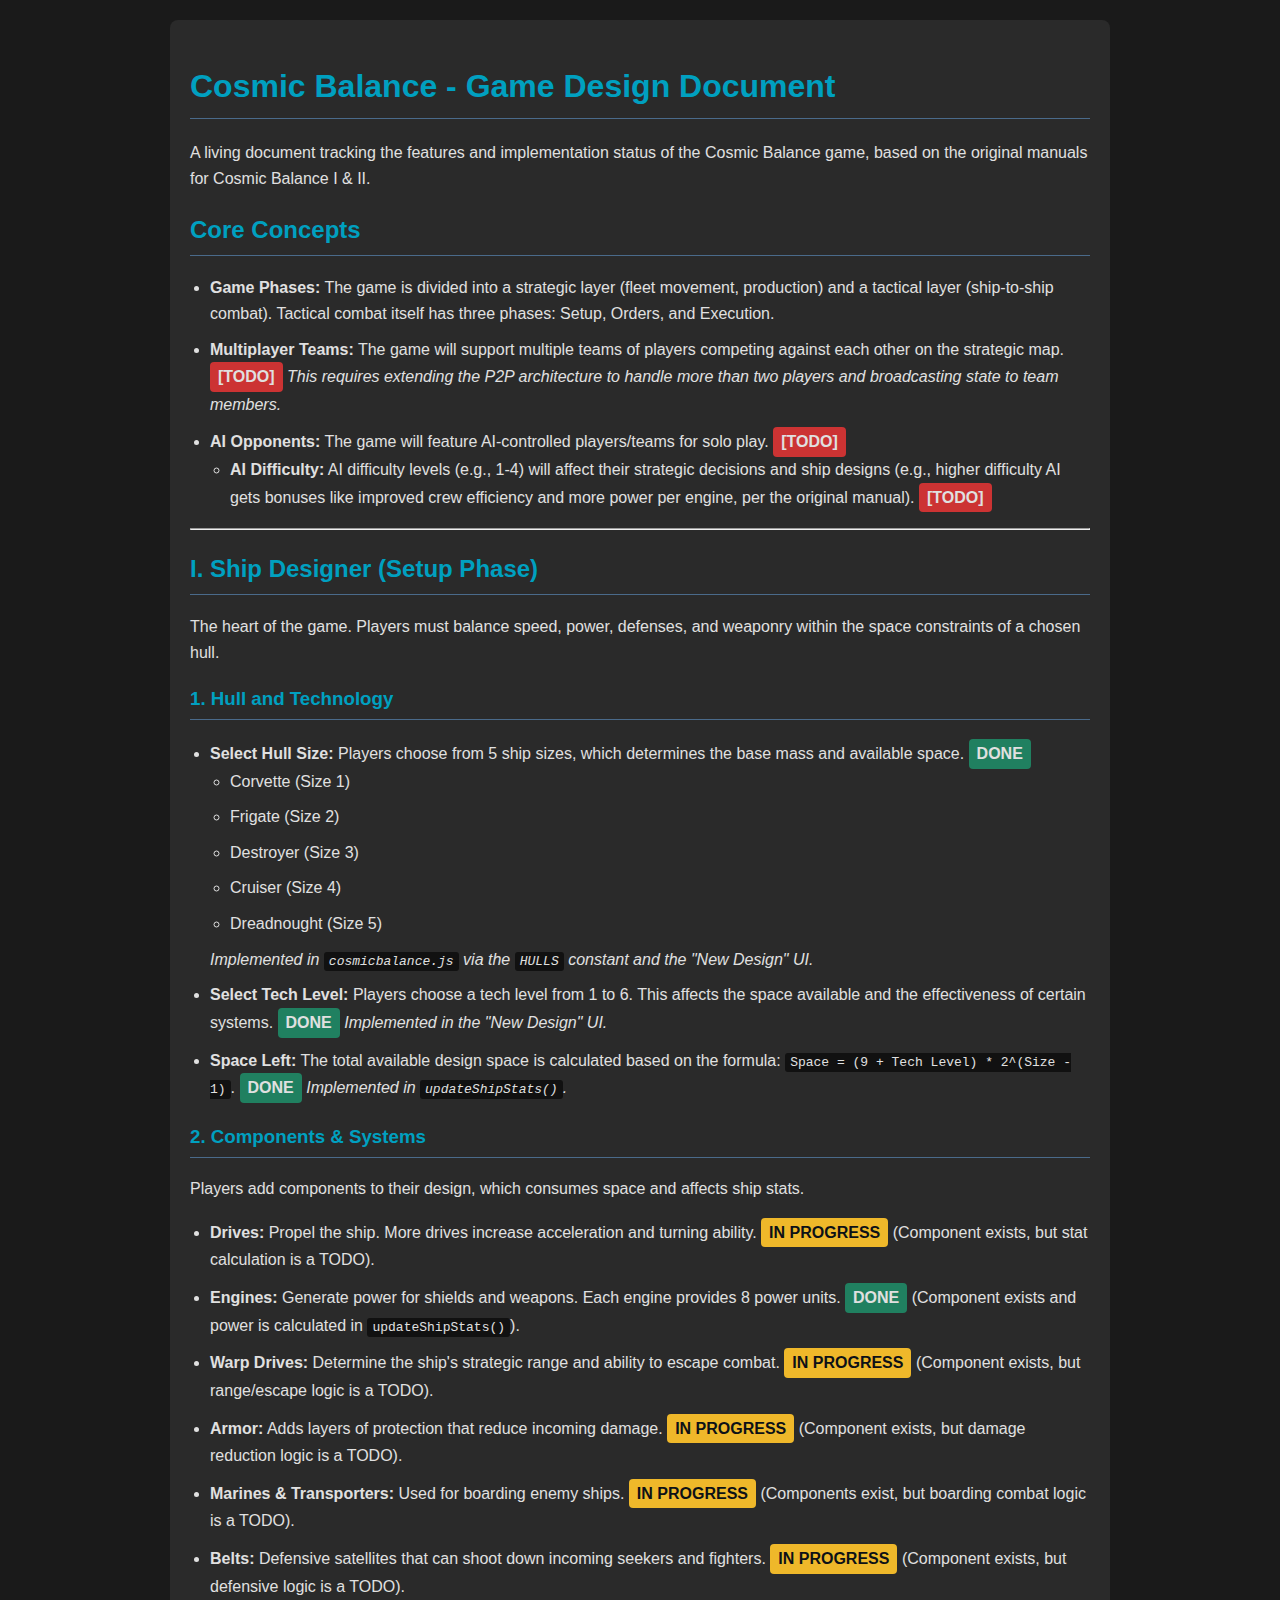
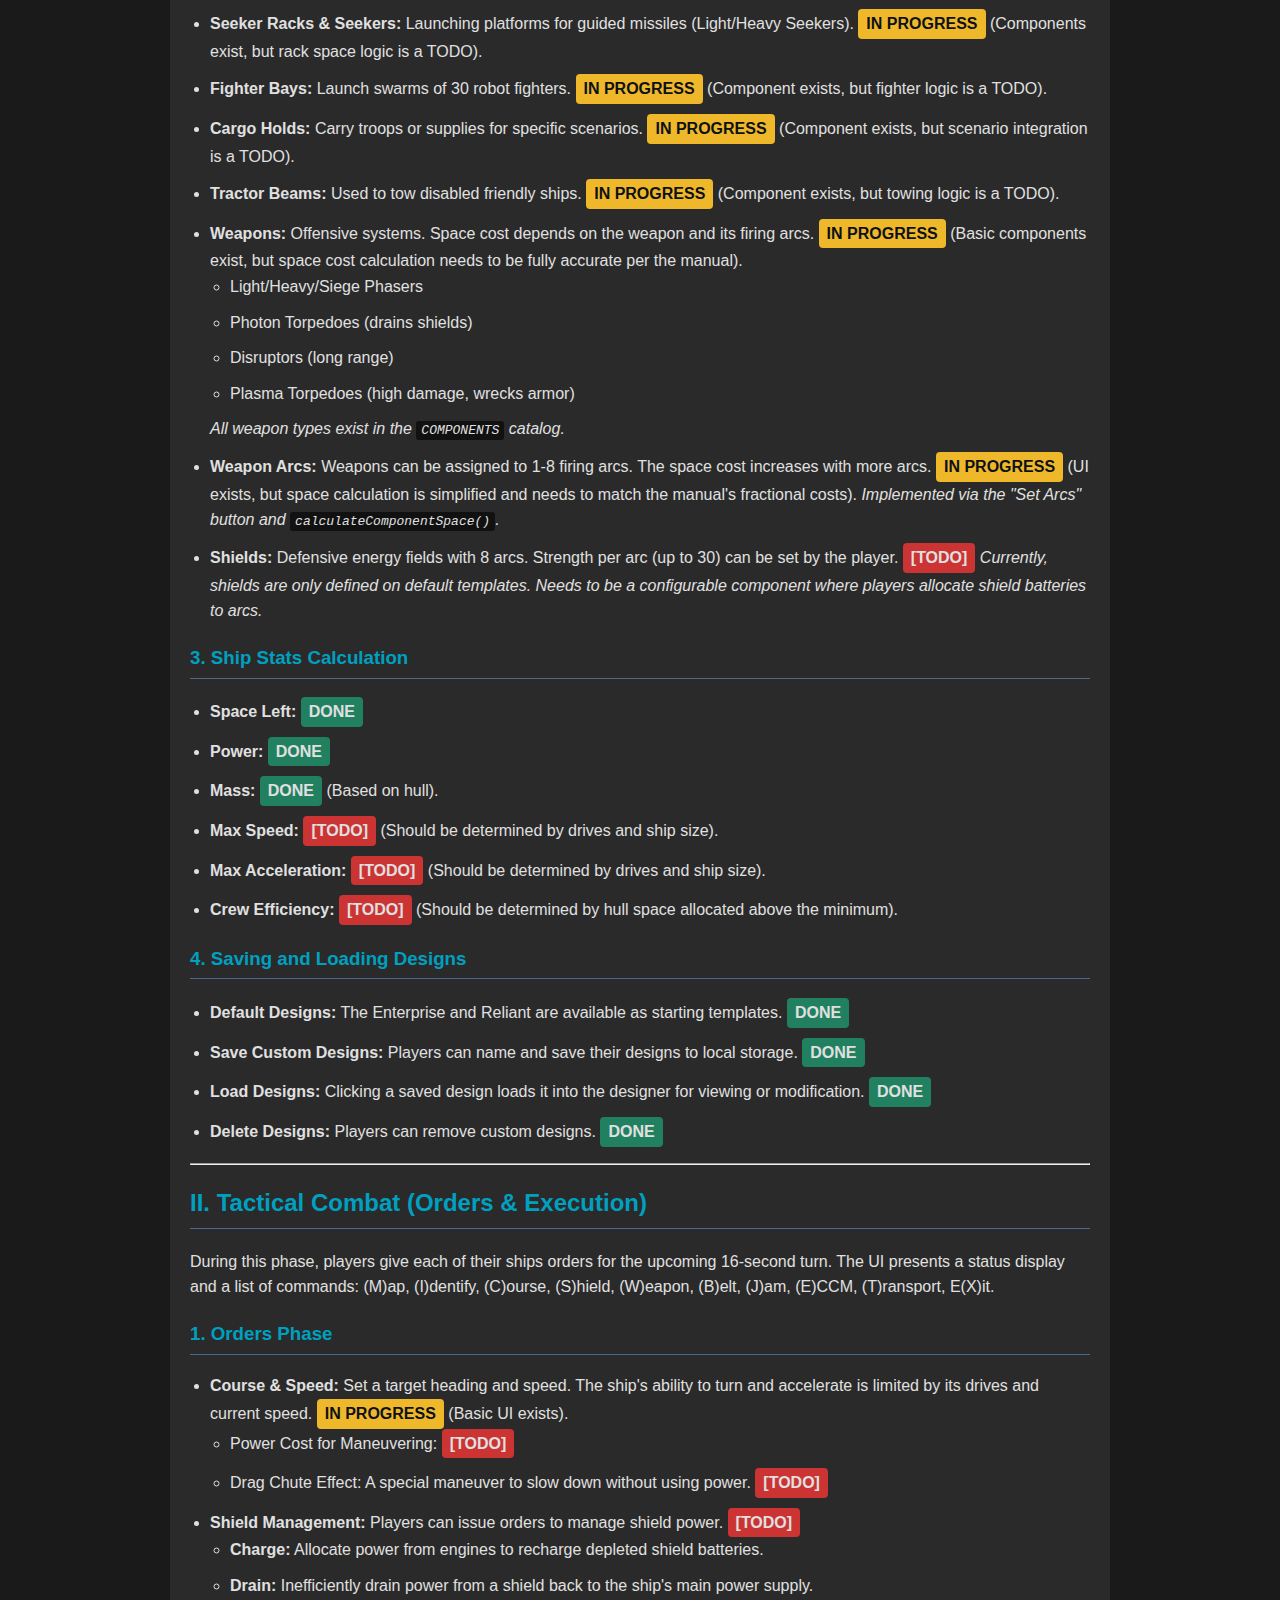
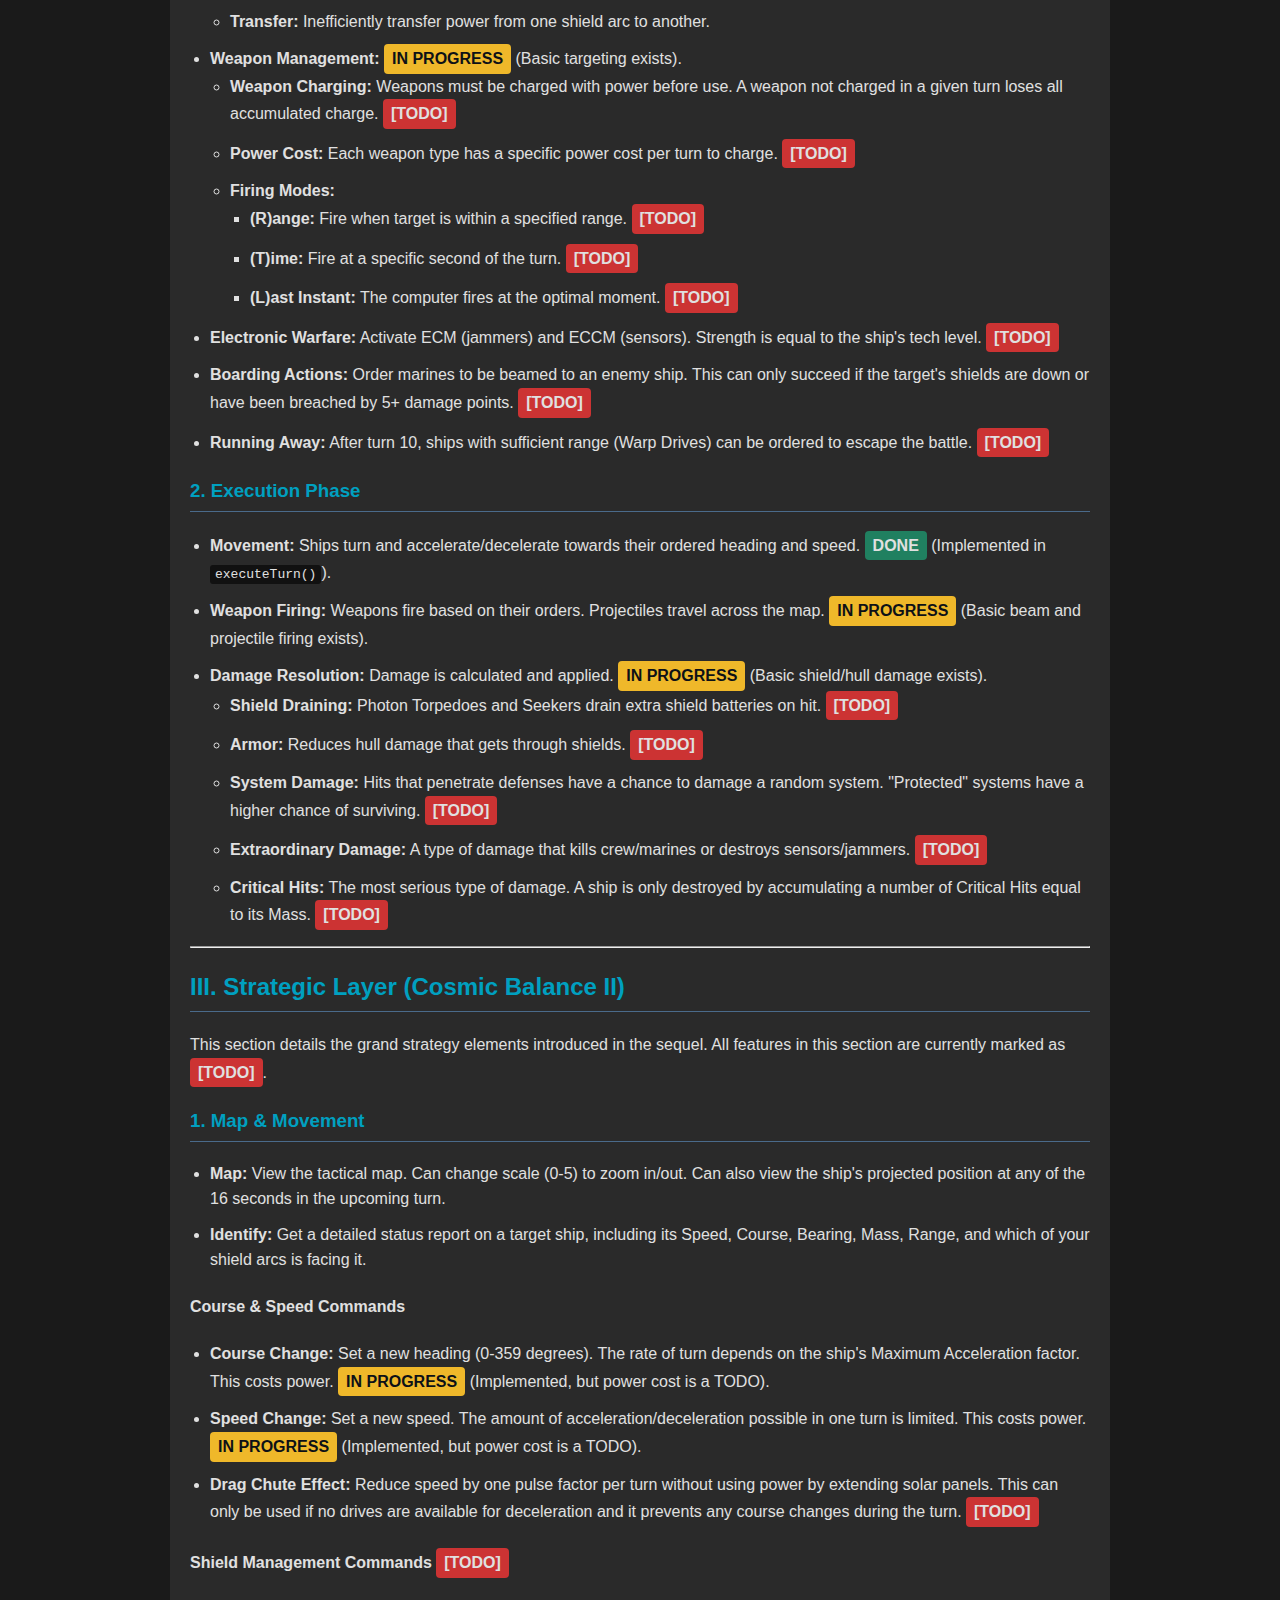
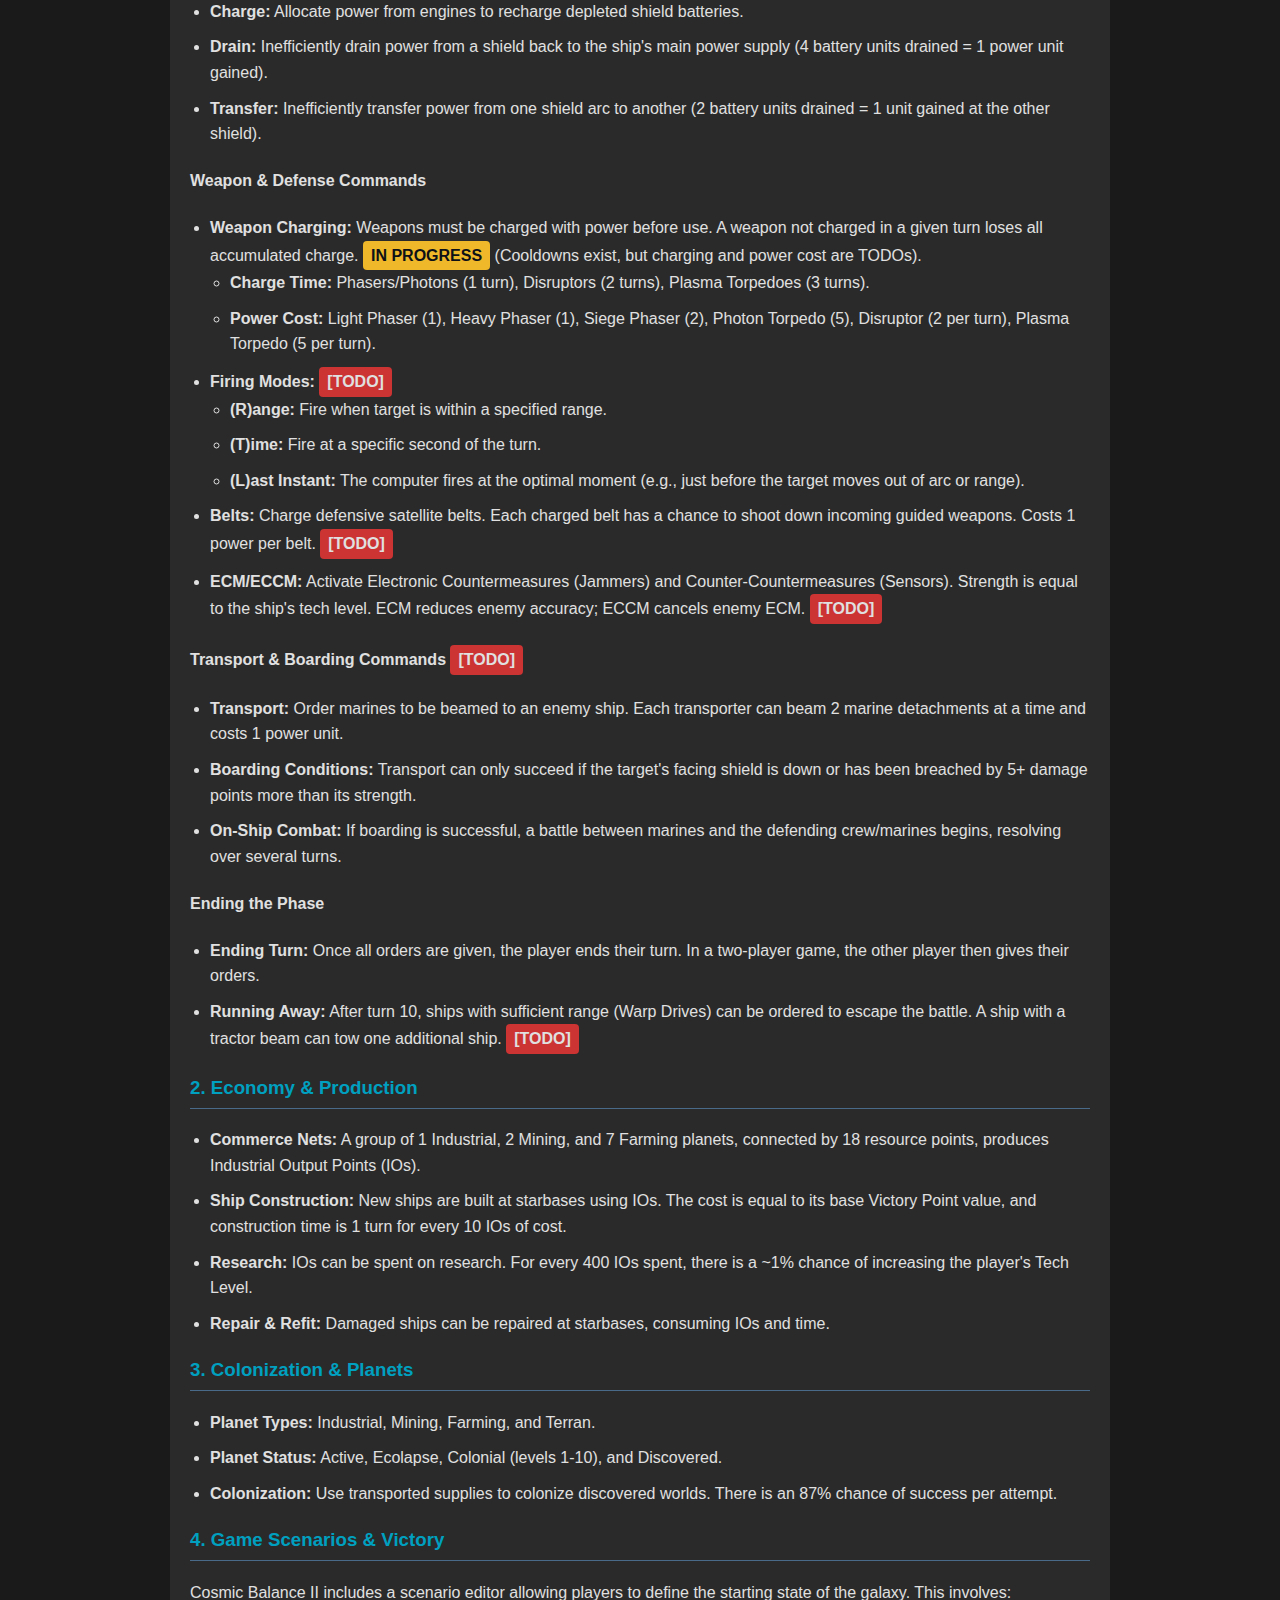
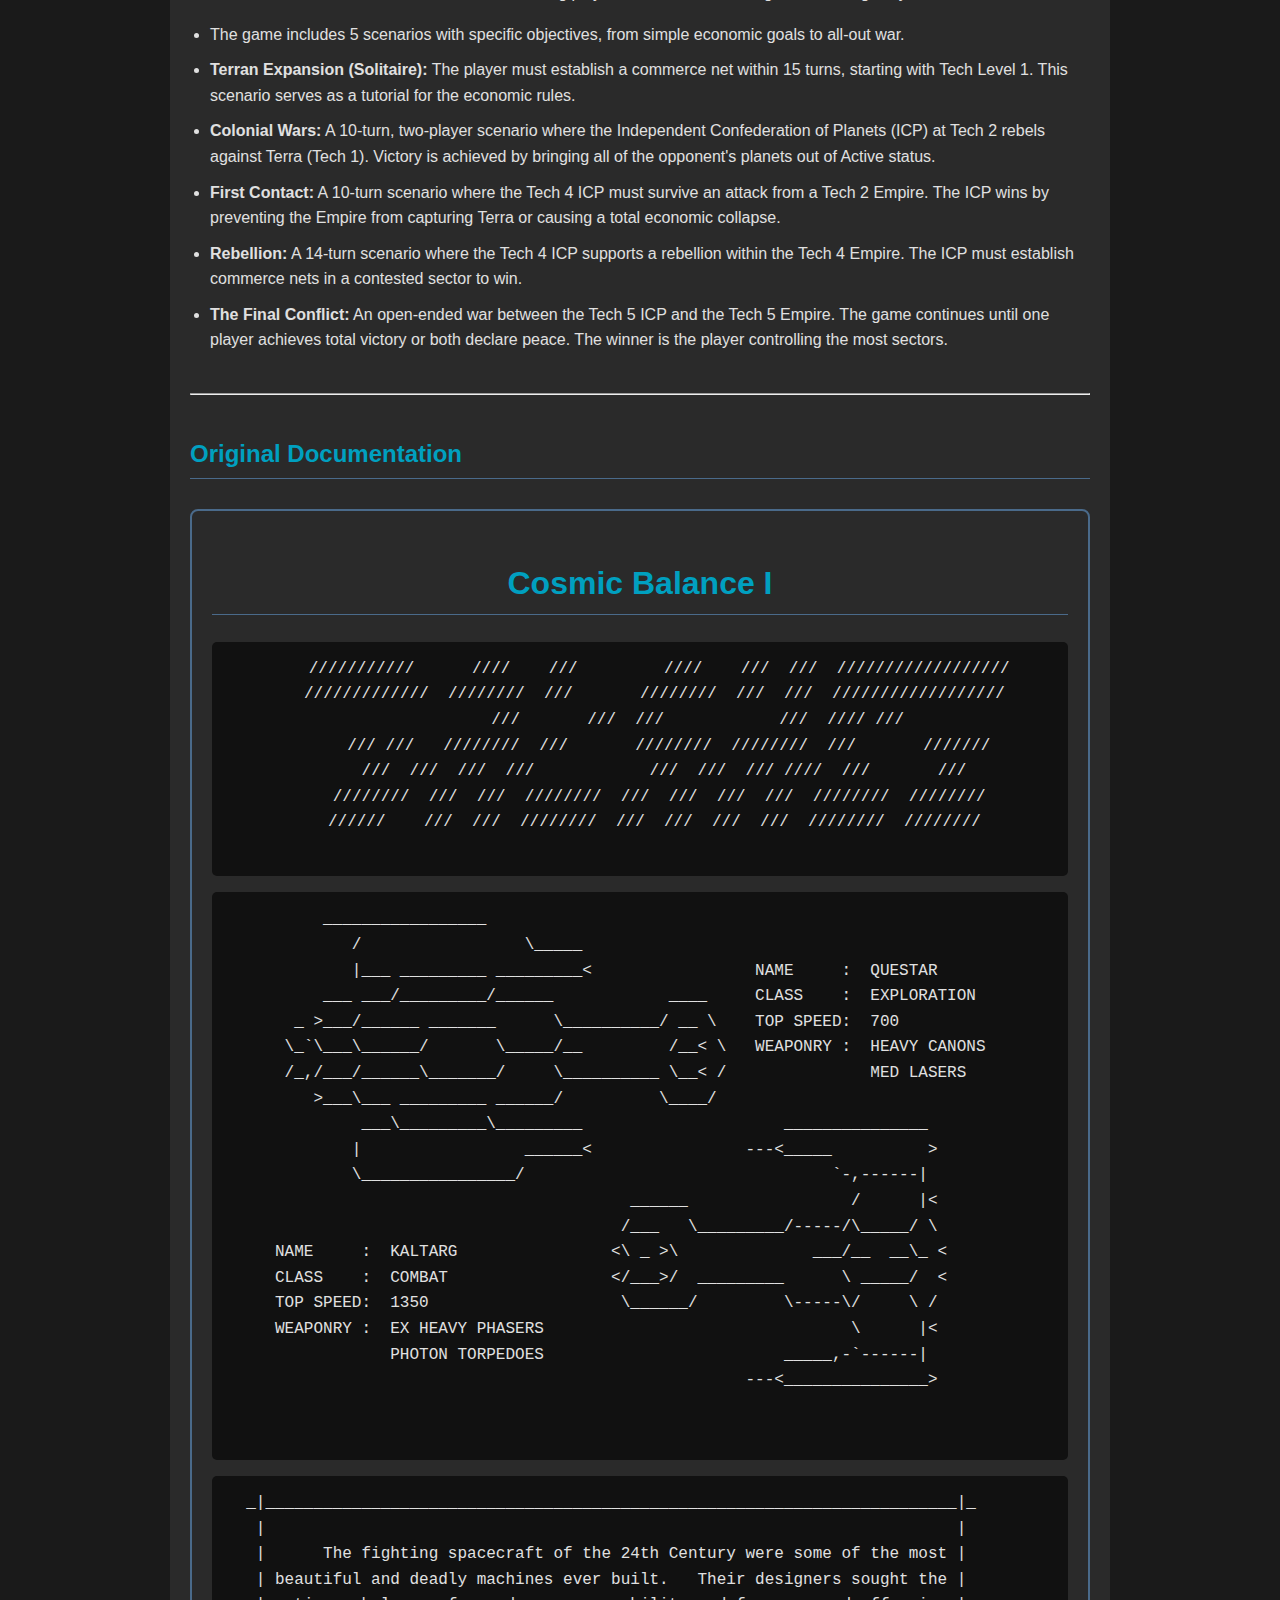
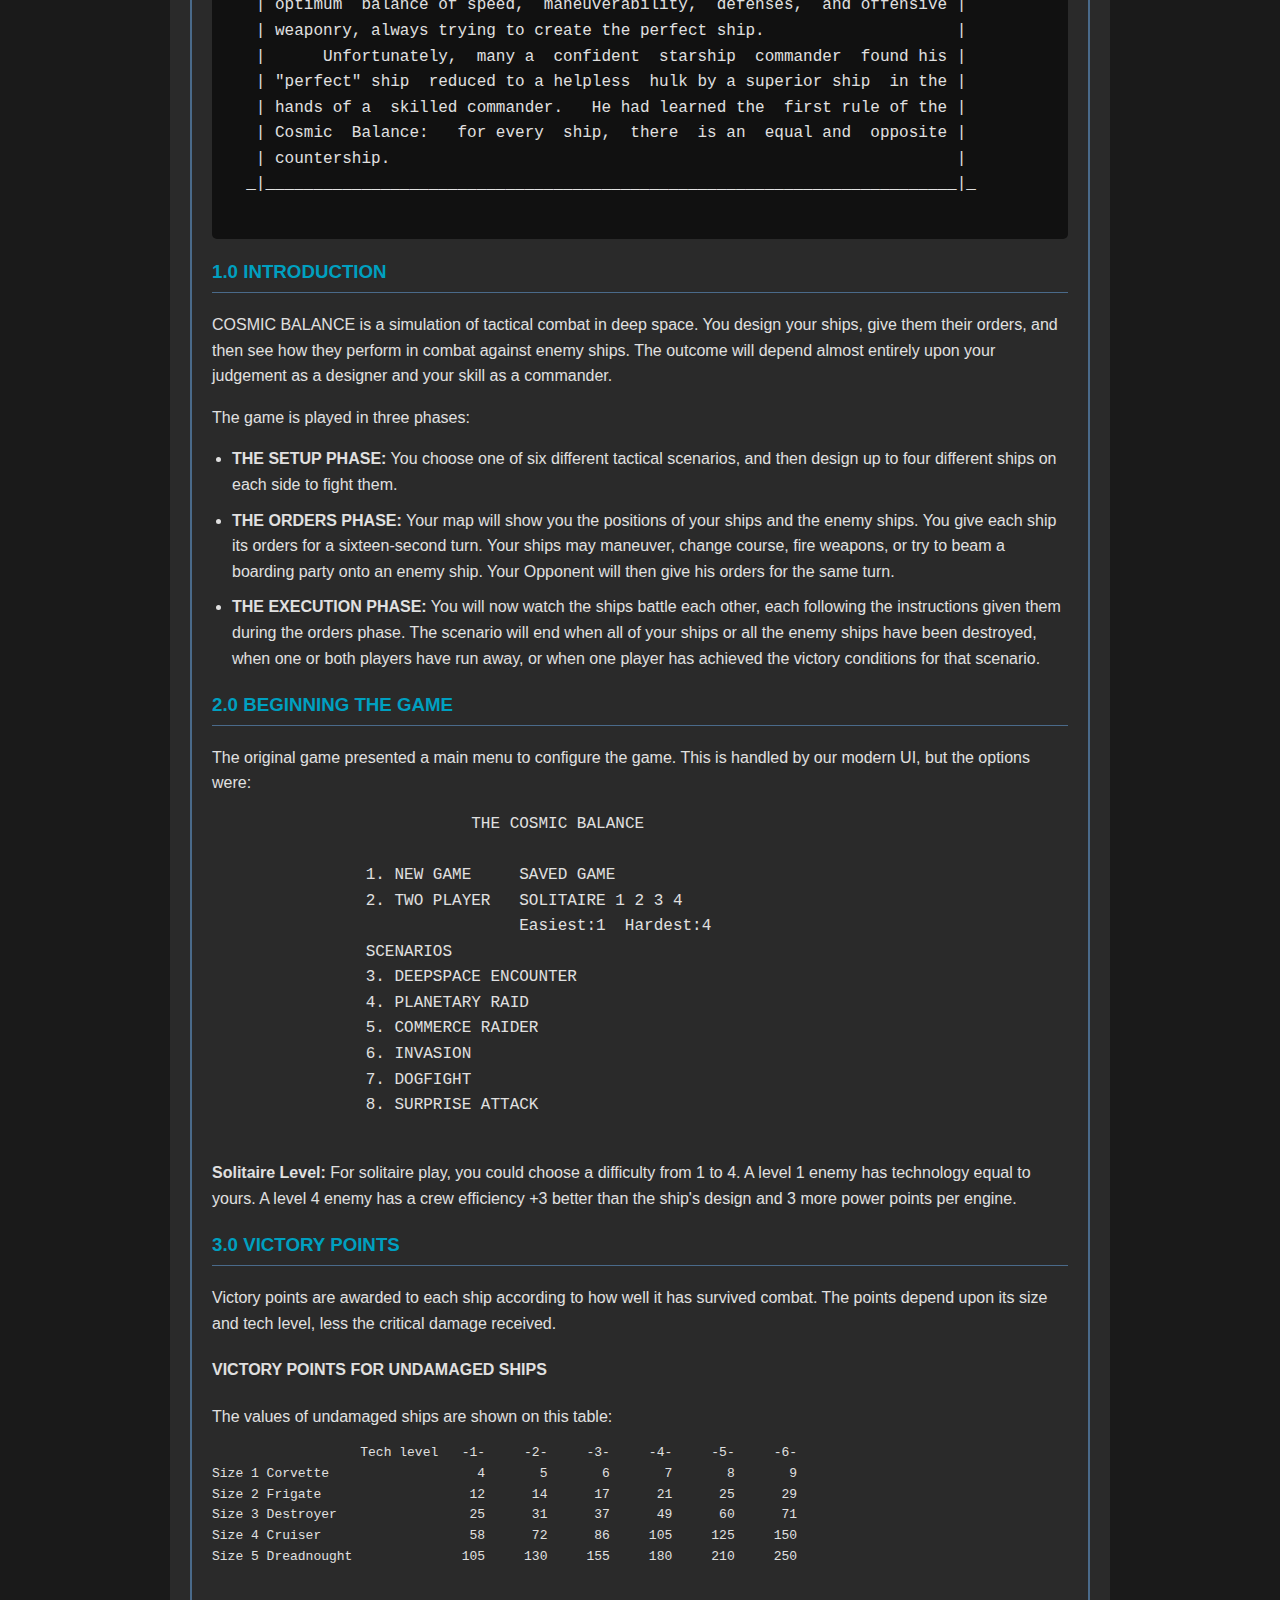
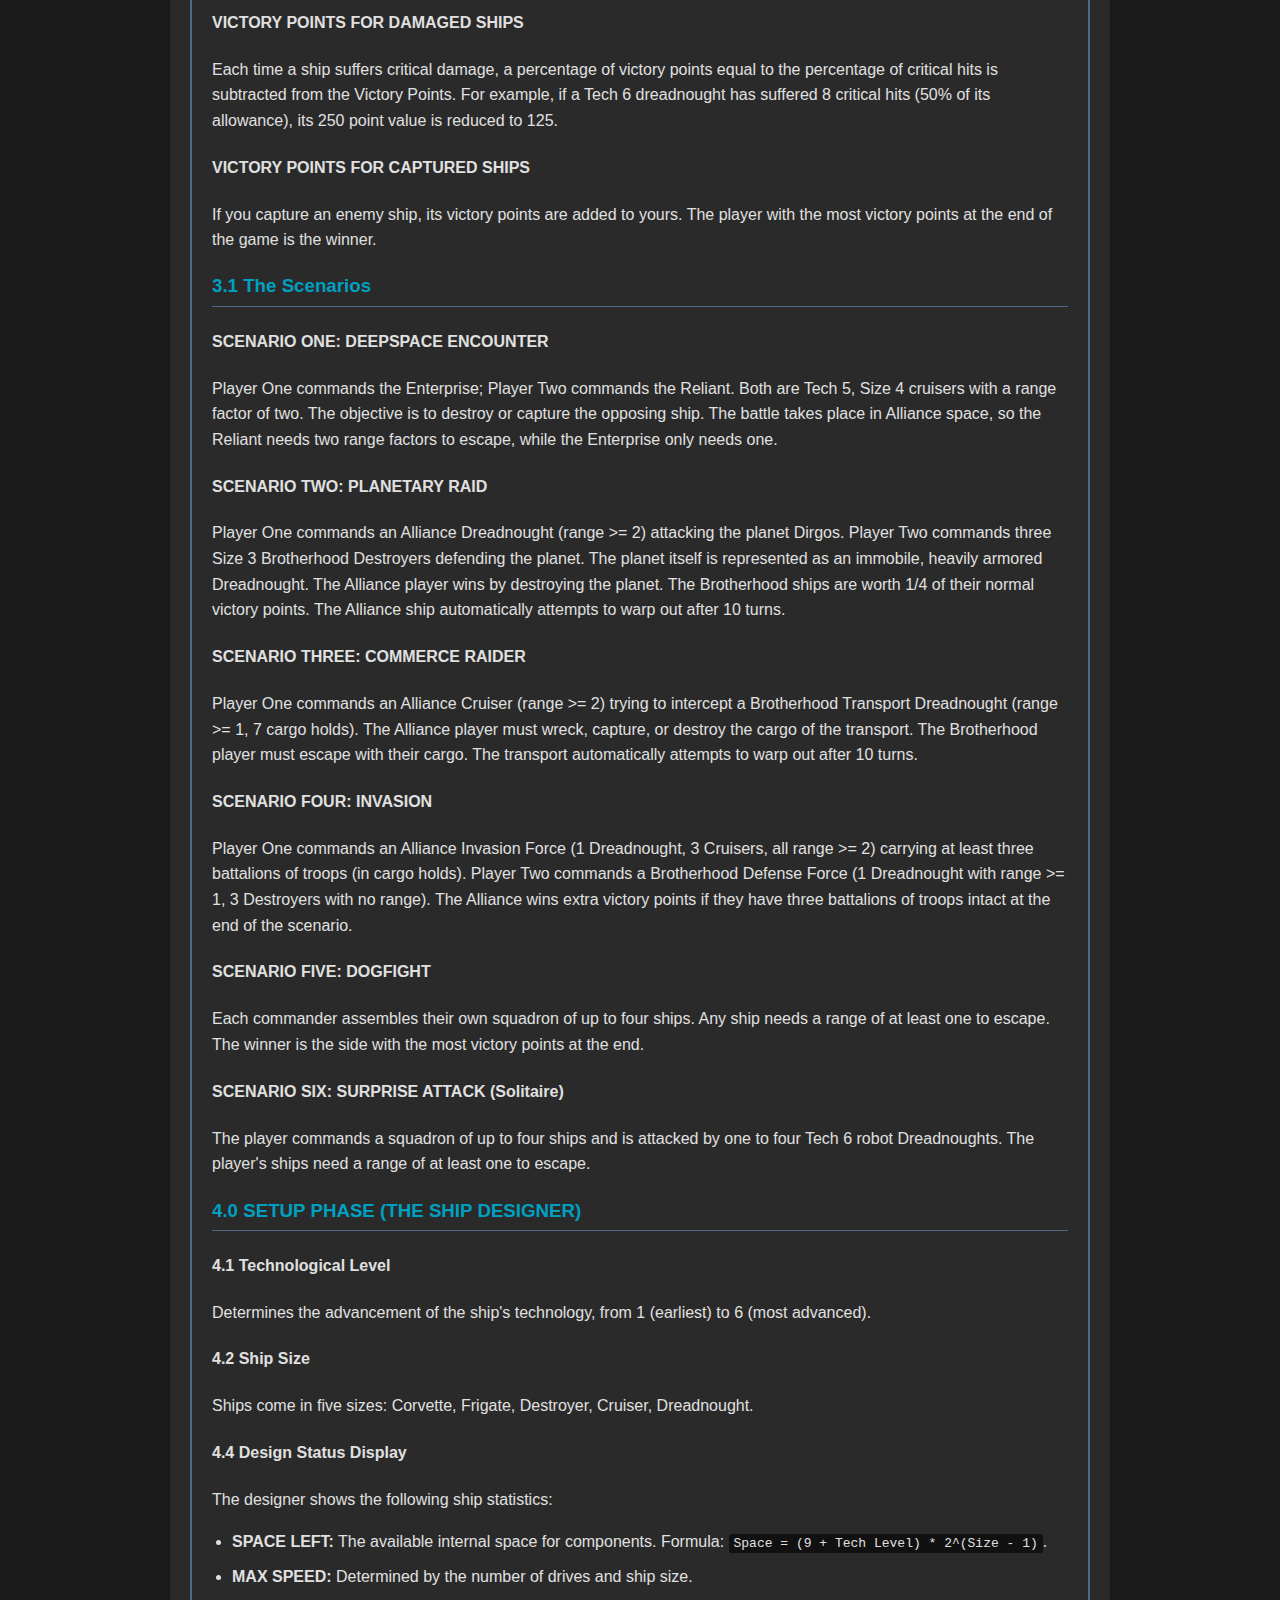
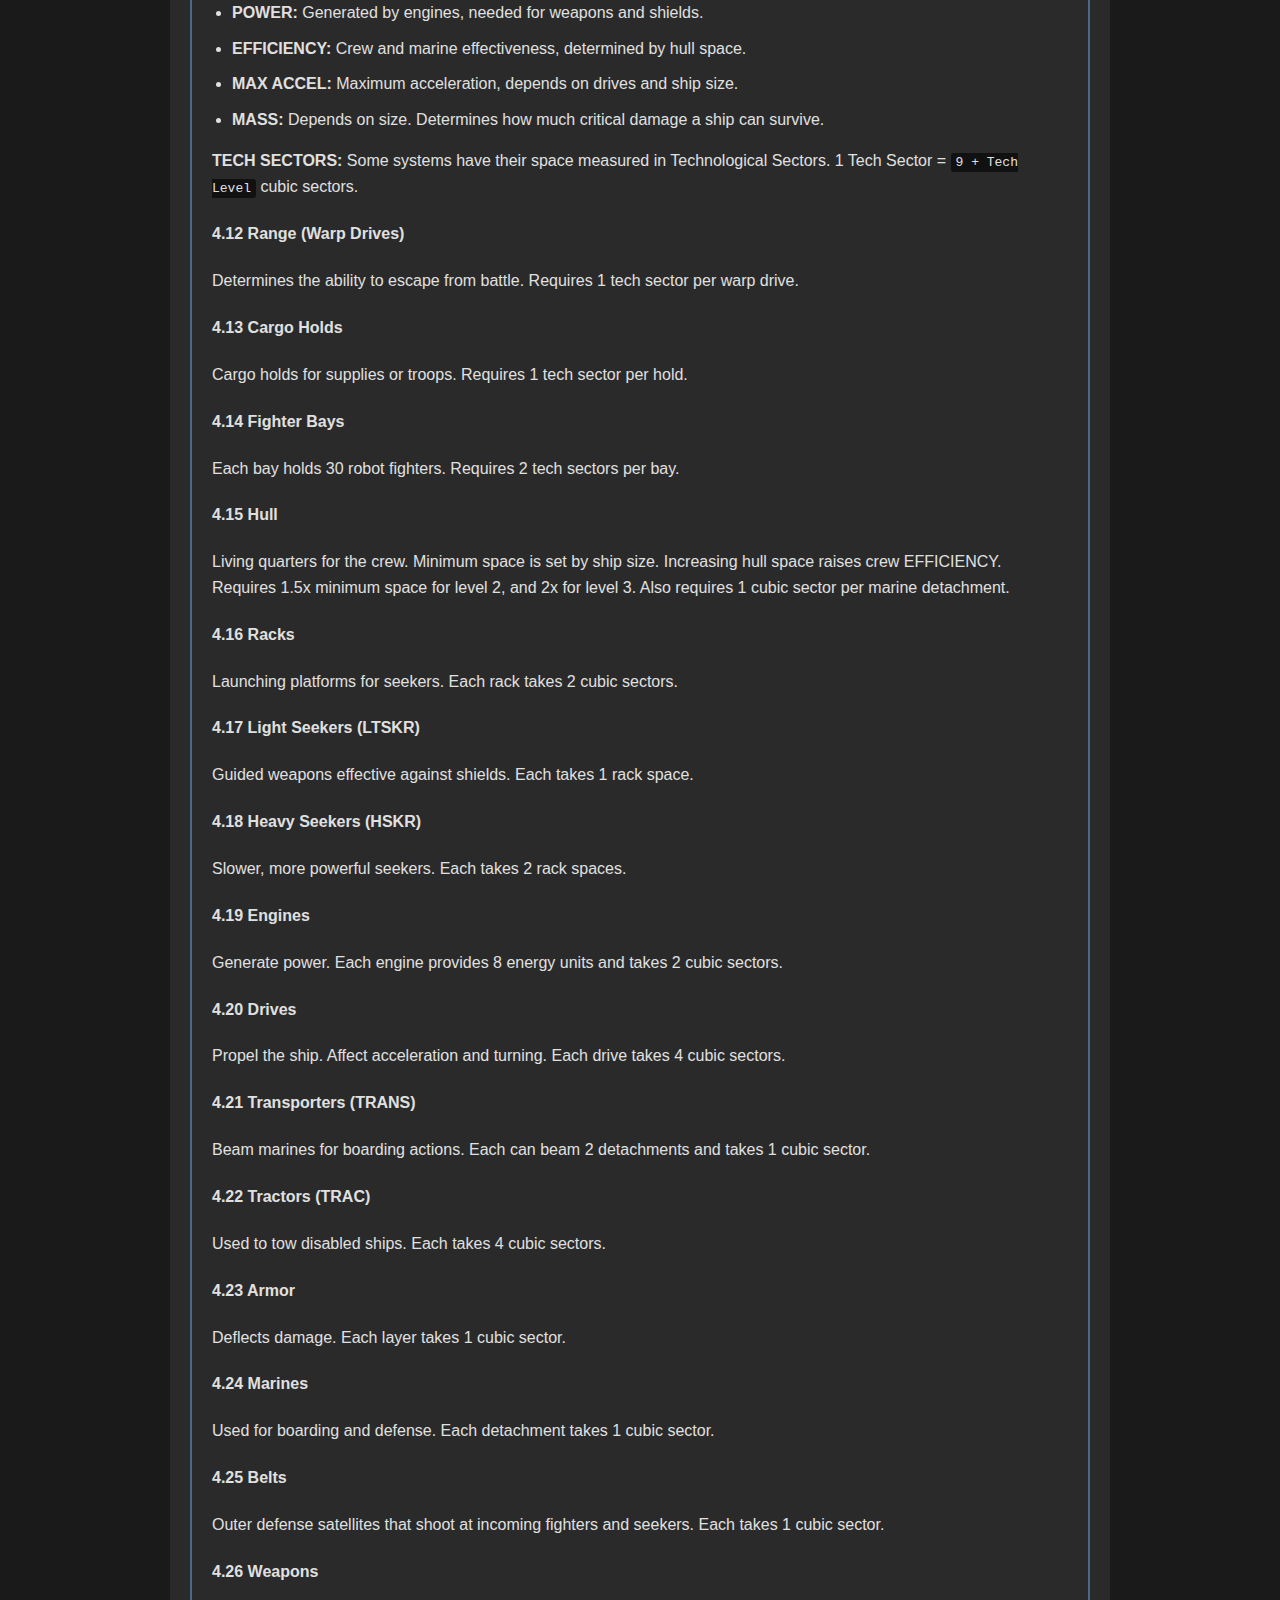
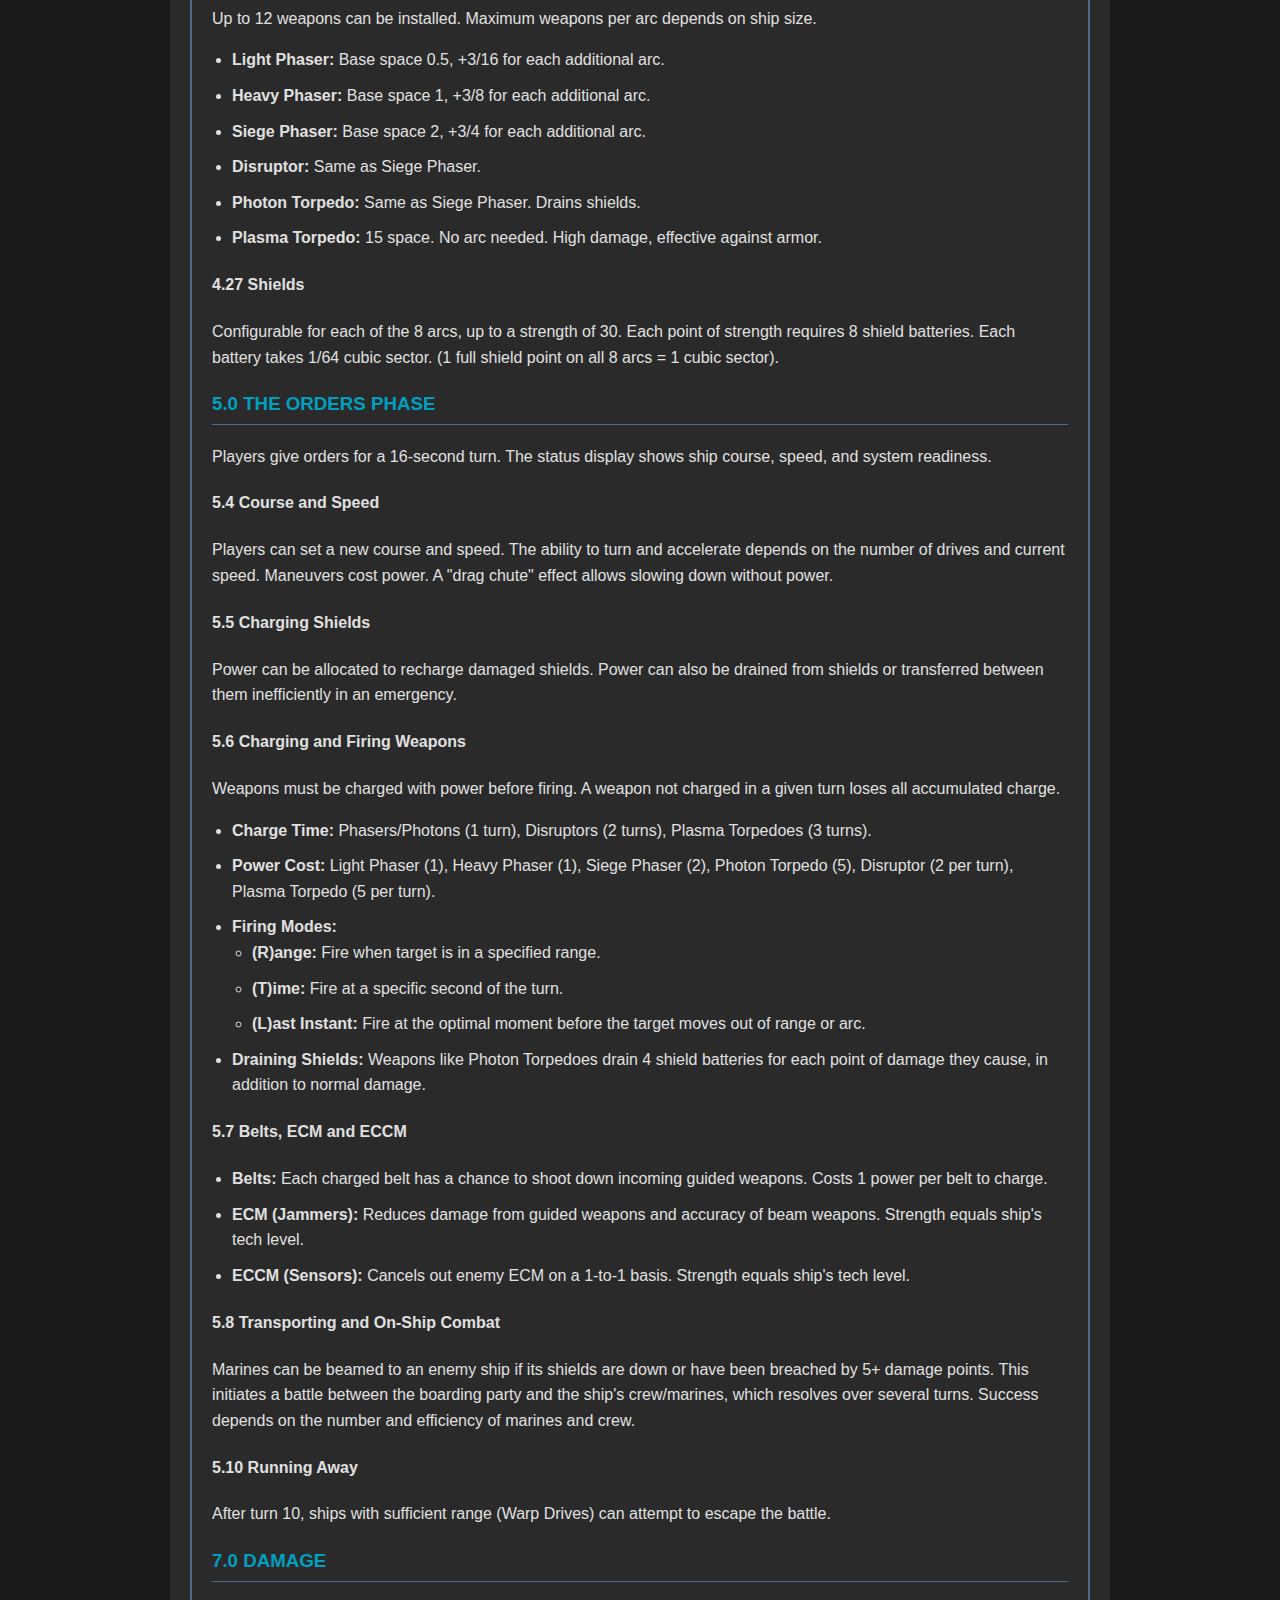
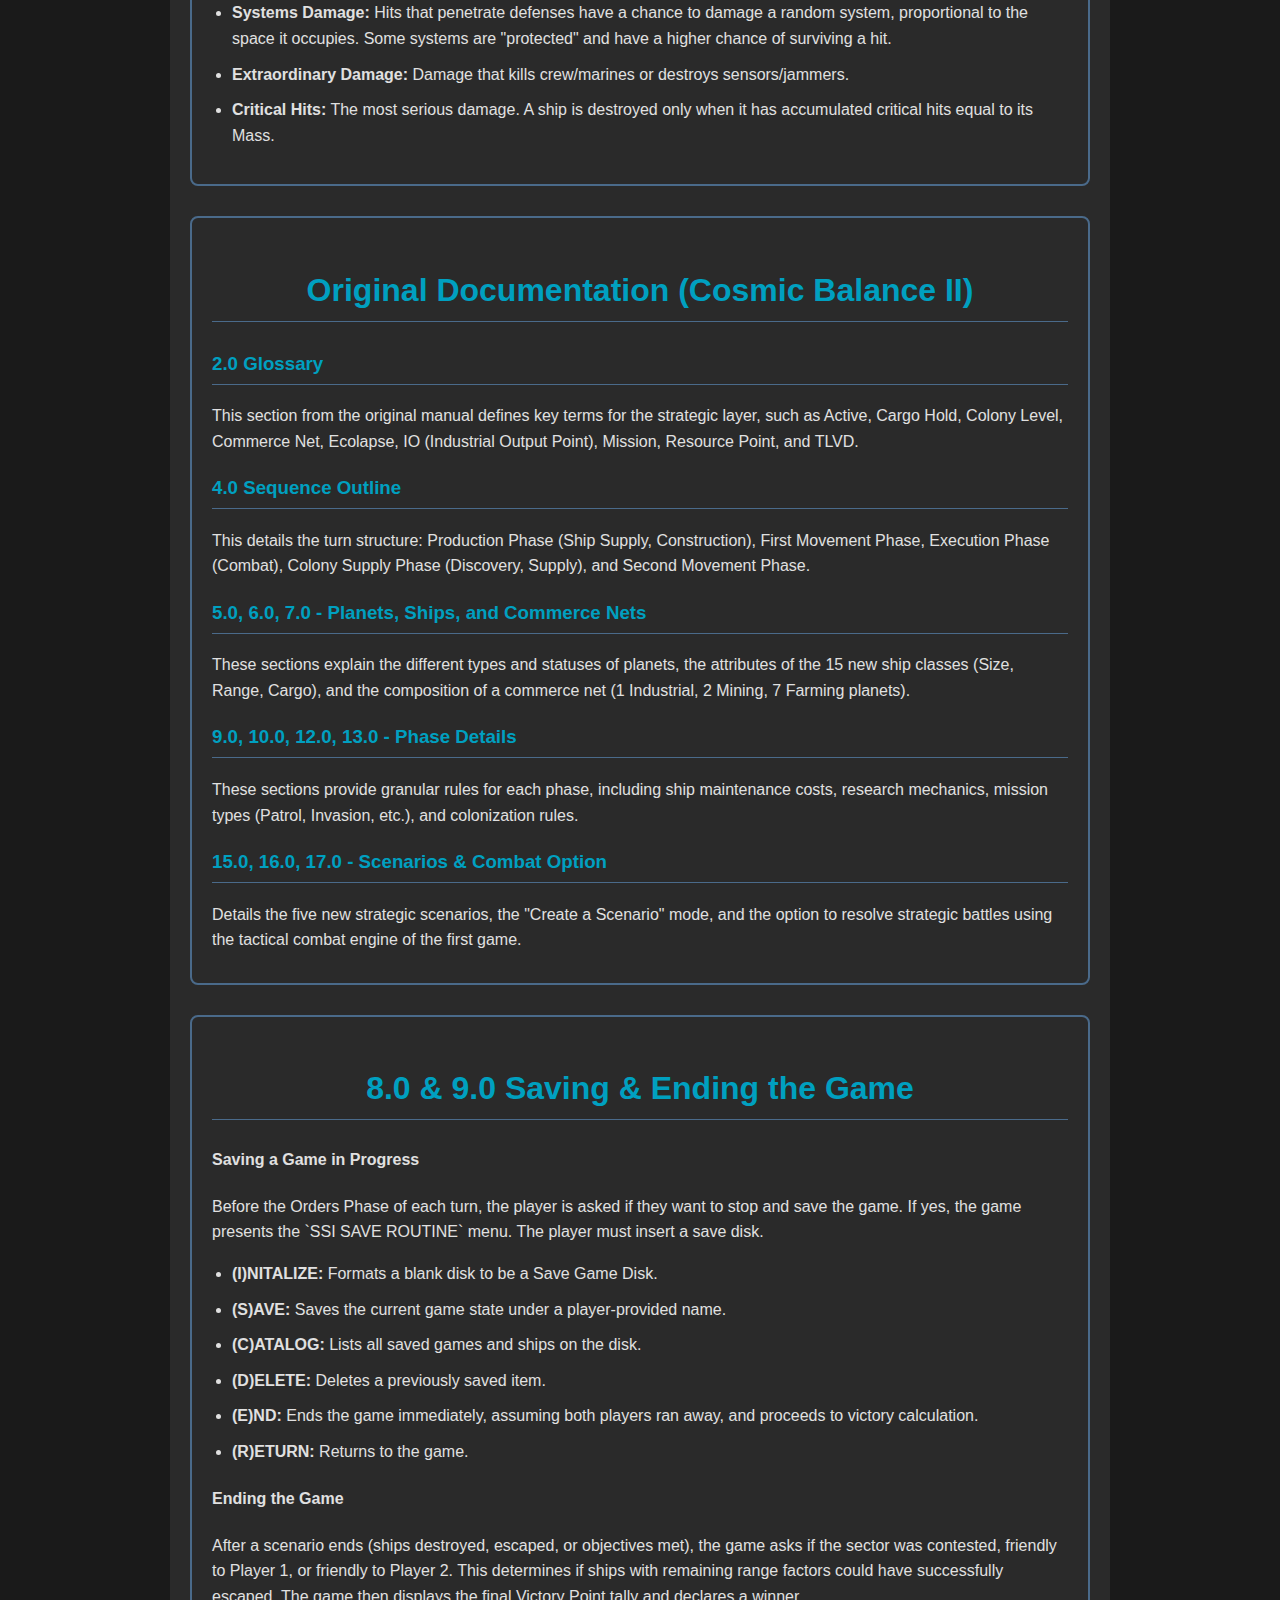
<file: design_doc.html>
<!DOCTYPE html>
<html lang="en">
<head>
    <meta charset="UTF-8">
    <meta name="viewport" content="width=device-width, initial-scale=1.0">
    <title>Cosmic Balance - Game Design Document</title>
    <style>
        body {
            font-family: sans-serif;
            line-height: 1.6;
            background-color: #1a1a1a;
            color: #e0e0e0;
            margin: 0;
            padding: 20px;
        }
        .container, .game-section {
            max-width: 900px;
            margin: auto;
            background-color: #2a2a2a;
            padding: 20px;
            border-radius: 8px;
        }
        h1, h2, h3 {
            color: #00A0C0;
            border-bottom: 1px solid #4A6A8A;
            padding-bottom: 5px;
        }
        .status {
            font-weight: bold;
            padding: 2px 8px;
            border-radius: 4px;
            display: inline-block;
        }
        .done {
            background-color: #208060;
            color: #e0e0e0;
        }
        .progress {
            background-color: #EFB82A;
            color: #0D1117;
        }
        .todo {
            background-color: #CC3333;
            color: #e0e0e0;
        }
        code {
            background-color: #111;
            padding: 2px 5px;
            border-radius: 3px;
            font-family: monospace;
        }
        ul {
            padding-left: 20px;
        }
        li, p {
            margin-bottom: 10px;
        }
        .game-section {
            margin-top: 30px;
            border: 2px solid #4A6A8A;
        }
        .game-section h2 {
            text-align: center;
            font-size: 2rem;
        }
    </style>
</head>
<body>
    <div class="container">
        <h1>Cosmic Balance - Game Design Document</h1>
        <p>A living document tracking the features and implementation status of the Cosmic Balance game, based on the original manuals for Cosmic Balance I & II.</p>

        <h2>Core Concepts</h2>
        <ul>
            <li><strong>Game Phases:</strong> The game is divided into a strategic layer (fleet movement, production) and a tactical layer (ship-to-ship combat). Tactical combat itself has three phases: Setup, Orders, and Execution.</li>
            <li>
                <strong>Multiplayer Teams:</strong> The game will support multiple teams of players competing against each other on the strategic map. <span class="status todo">[TODO]</span>
                <em>This requires extending the P2P architecture to handle more than two players and broadcasting state to team members.</em>
            </li>
            <li>
                <strong>AI Opponents:</strong> The game will feature AI-controlled players/teams for solo play. <span class="status todo">[TODO]</span>
                <ul>
                    <li><strong>AI Difficulty:</strong> AI difficulty levels (e.g., 1-4) will affect their strategic decisions and ship designs (e.g., higher difficulty AI gets bonuses like improved crew efficiency and more power per engine, per the original manual). <span class="status todo">[TODO]</span></li>
                </ul>
            </li>
        </ul>

        <hr>

        <h2>I. Ship Designer (Setup Phase)</h2>
        <p>The heart of the game. Players must balance speed, power, defenses, and weaponry within the space constraints of a chosen hull.</p>

        <h3>1. Hull and Technology</h3>
        <ul>
            <li>
                <strong>Select Hull Size:</strong> Players choose from 5 ship sizes, which determines the base mass and available space. <span class="status done">DONE</span>
                <ul>
                    <li>Corvette (Size 1)</li>
                    <li>Frigate (Size 2)</li>
                    <li>Destroyer (Size 3)</li>
                    <li>Cruiser (Size 4)</li>
                    <li>Dreadnought (Size 5)</li>
                </ul>
                <em>Implemented in <code>cosmicbalance.js</code> via the <code>HULLS</code> constant and the "New Design" UI.</em>
            </li>
            <li>
                <strong>Select Tech Level:</strong> Players choose a tech level from 1 to 6. This affects the space available and the effectiveness of certain systems. <span class="status done">DONE</span>
                <em>Implemented in the "New Design" UI.</em>
            </li>
            <li>
                <strong>Space Left:</strong> The total available design space is calculated based on the formula: <code>Space = (9 + Tech Level) * 2^(Size - 1)</code>. <span class="status done">DONE</span>
                <em>Implemented in <code>updateShipStats()</code>.</em>
            </li>
        </ul>

        <h3>2. Components & Systems</h3>
        <p>Players add components to their design, which consumes space and affects ship stats.</p>
        <ul>
            <li><strong>Drives:</strong> Propel the ship. More drives increase acceleration and turning ability. <span class="status progress">IN PROGRESS</span> (Component exists, but stat calculation is a TODO).</li>
            <li><strong>Engines:</strong> Generate power for shields and weapons. Each engine provides 8 power units. <span class="status done">DONE</span> (Component exists and power is calculated in <code>updateShipStats()</code>).</li>
            <li><strong>Warp Drives:</strong> Determine the ship's strategic range and ability to escape combat. <span class="status progress">IN PROGRESS</span> (Component exists, but range/escape logic is a TODO).</li>
            <li><strong>Armor:</strong> Adds layers of protection that reduce incoming damage. <span class="status progress">IN PROGRESS</span> (Component exists, but damage reduction logic is a TODO).</li>
            <li><strong>Marines & Transporters:</strong> Used for boarding enemy ships. <span class="status progress">IN PROGRESS</span> (Components exist, but boarding combat logic is a TODO).</li>
            <li><strong>Belts:</strong> Defensive satellites that can shoot down incoming seekers and fighters. <span class="status progress">IN PROGRESS</span> (Component exists, but defensive logic is a TODO).</li>
            <li><strong>Seeker Racks & Seekers:</strong> Launching platforms for guided missiles (Light/Heavy Seekers). <span class="status progress">IN PROGRESS</span> (Components exist, but rack space logic is a TODO).</li>
            <li><strong>Fighter Bays:</strong> Launch swarms of 30 robot fighters. <span class="status progress">IN PROGRESS</span> (Component exists, but fighter logic is a TODO).</li>
            <li><strong>Cargo Holds:</strong> Carry troops or supplies for specific scenarios. <span class="status progress">IN PROGRESS</span> (Component exists, but scenario integration is a TODO).</li>
            <li><strong>Tractor Beams:</strong> Used to tow disabled friendly ships. <span class="status progress">IN PROGRESS</span> (Component exists, but towing logic is a TODO).</li>
            <li>
                <strong>Weapons:</strong> Offensive systems. Space cost depends on the weapon and its firing arcs. <span class="status progress">IN PROGRESS</span> (Basic components exist, but space cost calculation needs to be fully accurate per the manual).
                <ul>
                    <li>Light/Heavy/Siege Phasers</li>
                    <li>Photon Torpedoes (drains shields)</li>
                    <li>Disruptors (long range)</li>
                    <li>Plasma Torpedoes (high damage, wrecks armor)</li>
                </ul>
                <em>All weapon types exist in the <code>COMPONENTS</code> catalog.</em>
            </li>
            <li>
                <strong>Weapon Arcs:</strong> Weapons can be assigned to 1-8 firing arcs. The space cost increases with more arcs. <span class="status progress">IN PROGRESS</span> (UI exists, but space calculation is simplified and needs to match the manual's fractional costs).
                <em>Implemented via the "Set Arcs" button and <code>calculateComponentSpace()</code>.</em>
            </li>
            <li>
                <strong>Shields:</strong> Defensive energy fields with 8 arcs. Strength per arc (up to 30) can be set by the player. <span class="status todo">[TODO]</span>
                <em>Currently, shields are only defined on default templates. Needs to be a configurable component where players allocate shield batteries to arcs.</em>
            </li>
        </ul>

        <h3>3. Ship Stats Calculation</h3>
        <ul>
            <li><strong>Space Left:</strong> <span class="status done">DONE</span></li>
            <li><strong>Power:</strong> <span class="status done">DONE</span></li>
            <li><strong>Mass:</strong> <span class="status done">DONE</span> (Based on hull).</li>
            <li><strong>Max Speed:</strong> <span class="status todo">[TODO]</span> (Should be determined by drives and ship size).</li>
            <li><strong>Max Acceleration:</strong> <span class="status todo">[TODO]</span> (Should be determined by drives and ship size).</li>
            <li><strong>Crew Efficiency:</strong> <span class="status todo">[TODO]</span> (Should be determined by hull space allocated above the minimum).</li>
        </ul>

        <h3>4. Saving and Loading Designs</h3>
        <ul>
            <li><strong>Default Designs:</strong> The Enterprise and Reliant are available as starting templates. <span class="status done">DONE</span></li>
            <li><strong>Save Custom Designs:</strong> Players can name and save their designs to local storage. <span class="status done">DONE</span></li>
            <li><strong>Load Designs:</strong> Clicking a saved design loads it into the designer for viewing or modification. <span class="status done">DONE</span></li>
            <li><strong>Delete Designs:</strong> Players can remove custom designs. <span class="status done">DONE</span></li>
        </ul>

        <hr>

        <h2>II. Tactical Combat (Orders & Execution)</h2>
        <p>During this phase, players give each of their ships orders for the upcoming 16-second turn. The UI presents a status display and a list of commands: (M)ap, (I)dentify, (C)ourse, (S)hield, (W)eapon, (B)elt, (J)am, (E)CCM, (T)ransport, E(X)it.</p>
        
        <h3>1. Orders Phase</h3>
        <ul>
            <li><strong>Course & Speed:</strong> Set a target heading and speed. The ship's ability to turn and accelerate is limited by its drives and current speed. <span class="status progress">IN PROGRESS</span> (Basic UI exists).
                <ul>
                    <li>Power Cost for Maneuvering: <span class="status todo">[TODO]</span></li>
                    <li>Drag Chute Effect: A special maneuver to slow down without using power. <span class="status todo">[TODO]</span></li>
                </ul>
            </li>
            <li><strong>Shield Management:</strong> Players can issue orders to manage shield power. <span class="status todo">[TODO]</span>
                <ul>
                    <li><strong>Charge:</strong> Allocate power from engines to recharge depleted shield batteries.</li>
                    <li><strong>Drain:</strong> Inefficiently drain power from a shield back to the ship's main power supply.</li>
                    <li><strong>Transfer:</strong> Inefficiently transfer power from one shield arc to another.</li>
                </ul>
            </li>
            <li><strong>Weapon Management:</strong> <span class="status progress">IN PROGRESS</span> (Basic targeting exists).
                <ul>
                    <li><b>Weapon Charging:</b> Weapons must be charged with power before use. A weapon not charged in a given turn loses all accumulated charge. <span class="status todo">[TODO]</span></li>
                    <li><b>Power Cost:</b> Each weapon type has a specific power cost per turn to charge. <span class="status todo">[TODO]</span></li>
                    <li><b>Firing Modes:</b>
                        <ul>
                            <li><b>(R)ange:</b> Fire when target is within a specified range. <span class="status todo">[TODO]</span></li>
                            <li><b>(T)ime:</b> Fire at a specific second of the turn. <span class="status todo">[TODO]</span></li>
                            <li><b>(L)ast Instant:</b> The computer fires at the optimal moment. <span class="status todo">[TODO]</span></li>
                        </ul>
                    </li>
                </ul>
            </li>
            <li><strong>Electronic Warfare:</strong> Activate ECM (jammers) and ECCM (sensors). Strength is equal to the ship's tech level. <span class="status todo">[TODO]</span></li>
            <li><strong>Boarding Actions:</strong> Order marines to be beamed to an enemy ship. This can only succeed if the target's shields are down or have been breached by 5+ damage points. <span class="status todo">[TODO]</span></li>
            <li><strong>Running Away:</strong> After turn 10, ships with sufficient range (Warp Drives) can be ordered to escape the battle. <span class="status todo">[TODO]</span></li>
        </ul>

        <h3>2. Execution Phase</h3>
        <ul>
            <li><strong>Movement:</strong> Ships turn and accelerate/decelerate towards their ordered heading and speed. <span class="status done">DONE</span> (Implemented in <code>executeTurn()</code>).</li>
            <li><strong>Weapon Firing:</strong> Weapons fire based on their orders. Projectiles travel across the map. <span class="status progress">IN PROGRESS</span> (Basic beam and projectile firing exists).</li>
            <li><strong>Damage Resolution:</strong> Damage is calculated and applied. <span class="status progress">IN PROGRESS</span> (Basic shield/hull damage exists).
                <ul>
                    <li><strong>Shield Draining:</strong> Photon Torpedoes and Seekers drain extra shield batteries on hit. <span class="status todo">[TODO]</span></li>
                    <li><strong>Armor:</strong> Reduces hull damage that gets through shields. <span class="status todo">[TODO]</span></li>
                    <li><strong>System Damage:</strong> Hits that penetrate defenses have a chance to damage a random system. "Protected" systems have a higher chance of surviving. <span class="status todo">[TODO]</span></li>
                    <li><strong>Extraordinary Damage:</strong> A type of damage that kills crew/marines or destroys sensors/jammers. <span class="status todo">[TODO]</span></li>
                    <li><strong>Critical Hits:</strong> The most serious type of damage. A ship is only destroyed by accumulating a number of Critical Hits equal to its Mass. <span class="status todo">[TODO]</span></li>
                </ul>
            </li>
        </ul>

        <hr>

        <h2>III. Strategic Layer (Cosmic Balance II)</h2>
        <p>This section details the grand strategy elements introduced in the sequel. All features in this section are currently marked as <span class="status todo">[TODO]</span>.</p>

        <h3>1. Map & Movement</h3>
        <ul>
            <li><strong>Map:</strong> View the tactical map. Can change scale (0-5) to zoom in/out. Can also view the ship's projected position at any of the 16 seconds in the upcoming turn.</li>
            <li><strong>Identify:</strong> Get a detailed status report on a target ship, including its Speed, Course, Bearing, Mass, Range, and which of your shield arcs is facing it.</li>
        </ul>

        <h4>Course & Speed Commands</h4>
        <ul>
            <li><strong>Course Change:</strong> Set a new heading (0-359 degrees). The rate of turn depends on the ship's Maximum Acceleration factor. This costs power. <span class="status progress">IN PROGRESS</span> (Implemented, but power cost is a TODO).</li>
            <li><strong>Speed Change:</strong> Set a new speed. The amount of acceleration/deceleration possible in one turn is limited. This costs power. <span class="status progress">IN PROGRESS</span> (Implemented, but power cost is a TODO).</li>
            <li><strong>Drag Chute Effect:</strong> Reduce speed by one pulse factor per turn without using power by extending solar panels. This can only be used if no drives are available for deceleration and it prevents any course changes during the turn. <span class="status todo">[TODO]</span></li>
        </ul>

        <h4>Shield Management Commands <span class="status todo">[TODO]</span></h4>
        <ul>
            <li><strong>Charge:</strong> Allocate power from engines to recharge depleted shield batteries.</li>
            <li><strong>Drain:</strong> Inefficiently drain power from a shield back to the ship's main power supply (4 battery units drained = 1 power unit gained).</li>
            <li><strong>Transfer:</strong> Inefficiently transfer power from one shield arc to another (2 battery units drained = 1 unit gained at the other shield).</li>
        </ul>

        <h4>Weapon & Defense Commands</h4>
        <ul>
            <li><strong>Weapon Charging:</strong> Weapons must be charged with power before use. A weapon not charged in a given turn loses all accumulated charge. <span class="status progress">IN PROGRESS</span> (Cooldowns exist, but charging and power cost are TODOs).
                <ul>
                    <li><b>Charge Time:</b> Phasers/Photons (1 turn), Disruptors (2 turns), Plasma Torpedoes (3 turns).</li>
                    <li><b>Power Cost:</b> Light Phaser (1), Heavy Phaser (1), Siege Phaser (2), Photon Torpedo (5), Disruptor (2 per turn), Plasma Torpedo (5 per turn).</li>
                </ul>
            </li>
            <li><strong>Firing Modes:</strong> <span class="status todo">[TODO]</span>
                <ul>
                    <li><b>(R)ange:</b> Fire when target is within a specified range.</li>
                    <li><b>(T)ime:</b> Fire at a specific second of the turn.</li>
                    <li><b>(L)ast Instant:</b> The computer fires at the optimal moment (e.g., just before the target moves out of arc or range).</li>
                </ul>
            </li>
            <li><strong>Belts:</strong> Charge defensive satellite belts. Each charged belt has a chance to shoot down incoming guided weapons. Costs 1 power per belt. <span class="status todo">[TODO]</span></li>
            <li><strong>ECM/ECCM:</strong> Activate Electronic Countermeasures (Jammers) and Counter-Countermeasures (Sensors). Strength is equal to the ship's tech level. ECM reduces enemy accuracy; ECCM cancels enemy ECM. <span class="status todo">[TODO]</span></li>
        </ul>

        <h4>Transport & Boarding Commands <span class="status todo">[TODO]</span></h4>
        <ul>
            <li><strong>Transport:</strong> Order marines to be beamed to an enemy ship. Each transporter can beam 2 marine detachments at a time and costs 1 power unit.</li>
            <li><strong>Boarding Conditions:</strong> Transport can only succeed if the target's facing shield is down or has been breached by 5+ damage points more than its strength.</li>
            <li><strong>On-Ship Combat:</strong> If boarding is successful, a battle between marines and the defending crew/marines begins, resolving over several turns.</li>
        </ul>

        <h4>Ending the Phase</h4>
        <ul>
            <li><strong>Ending Turn:</strong> Once all orders are given, the player ends their turn. In a two-player game, the other player then gives their orders.</li>
            <li><strong>Running Away:</strong> After turn 10, ships with sufficient range (Warp Drives) can be ordered to escape the battle. A ship with a tractor beam can tow one additional ship. <span class="status todo">[TODO]</span></li>
        </ul>

        <h3>2. Economy & Production</h3>
        <ul>
            <li><strong>Commerce Nets:</strong> A group of 1 Industrial, 2 Mining, and 7 Farming planets, connected by 18 resource points, produces Industrial Output Points (IOs).</li>
            <li><strong>Ship Construction:</strong> New ships are built at starbases using IOs. The cost is equal to its base Victory Point value, and construction time is 1 turn for every 10 IOs of cost.</li>
            <li><strong>Research:</strong> IOs can be spent on research. For every 400 IOs spent, there is a ~1% chance of increasing the player's Tech Level.</li>
            <li><strong>Repair & Refit:</strong> Damaged ships can be repaired at starbases, consuming IOs and time.</li>
        </ul>

        <h3>3. Colonization & Planets</h3>
        <ul>
            <li><strong>Planet Types:</strong> Industrial, Mining, Farming, and Terran.</li>
            <li><strong>Planet Status:</strong> Active, Ecolapse, Colonial (levels 1-10), and Discovered.</li>
            <li><strong>Colonization:</strong> Use transported supplies to colonize discovered worlds. There is an 87% chance of success per attempt.</li>
        </ul>

        <h3>4. Game Scenarios & Victory</h3>
        <p>Cosmic Balance II includes a scenario editor allowing players to define the starting state of the galaxy. This involves:</p>
        <ul>
            <li>The game includes 5 scenarios with specific objectives, from simple economic goals to all-out war.</li>
            <li><strong>Terran Expansion (Solitaire):</strong> The player must establish a commerce net within 15 turns, starting with Tech Level 1. This scenario serves as a tutorial for the economic rules.</li>
            <li><strong>Colonial Wars:</strong> A 10-turn, two-player scenario where the Independent Confederation of Planets (ICP) at Tech 2 rebels against Terra (Tech 1). Victory is achieved by bringing all of the opponent's planets out of Active status.</li>
            <li><strong>First Contact:</strong> A 10-turn scenario where the Tech 4 ICP must survive an attack from a Tech 2 Empire. The ICP wins by preventing the Empire from capturing Terra or causing a total economic collapse.</li>
            <li><strong>Rebellion:</strong> A 14-turn scenario where the Tech 4 ICP supports a rebellion within the Tech 4 Empire. The ICP must establish commerce nets in a contested sector to win.</li>
            <li><strong>The Final Conflict:</strong> An open-ended war between the Tech 5 ICP and the Tech 5 Empire. The game continues until one player achieves total victory or both declare peace. The winner is the player controlling the most sectors.</li>
        </ul>

        <hr style="margin: 40px 0;">

        <h2>Original Documentation</h2>

        <div class="game-section">
            <h2>Cosmic Balance I</h2>
            <pre style="font-family: monospace, monospace; white-space: pre-wrap; text-align: center; background-color: #111; padding: 15px; border-radius: 5px; overflow-x: auto;">
    ///////////      ////    ///         ////    ///  ///  //////////////////
   /////////////  ////////  ///       ////////  ///  ///  //////////////////
            ///       ///  ///            ///  //// ///
      /// ///   ////////  ///       ////////  ////////  ///       ///////
     ///  ///  ///  ///            ///  ///  /// ////  ///       ///
    ////////  ///  ///  ////////  ///  ///  ///  ///  ////////  ////////
   //////    ///  ///  ////////  ///  ///  ///  ///  ////////  ////////
            </pre>
            <pre style="font-family: monospace, monospace; white-space: pre-wrap; text-align: left; background-color: #111; padding: 15px; border-radius: 5px; overflow-x: auto;">
          _________________
             /                 \_____
             |___ _________ _________&lt;                 NAME     :  QUESTAR
          ___ ___/_________/______            ____     CLASS    :  EXPLORATION
       _ &gt;___/______ _______      \__________/ __ \    TOP SPEED:  700
      \_`\___\______/       \_____/__         /__&lt; \   WEAPONRY :  HEAVY CANONS
      /_,/___/______\_______/     \__________ \__&lt; /               MED LASERS
         &gt;___\___ _________ ______/          \____/
              ___\_________\_________                     _______________
             |                 ______&lt;                ---&lt;_____          &gt;
             \________________/                                `-,------|
                                          ______                 /      |&lt;
                                         /___   \_________/-----/\_____/ \
     NAME     :  KALTARG                &lt;\ _ &gt;\              ___/__  __\_ &lt;
     CLASS    :  COMBAT                 &lt;/___&gt;/  _________      \ _____/  &lt;
     TOP SPEED:  1350                    \______/         \-----\/     \ /
     WEAPONRY :  EX HEAVY PHASERS                                \      |&lt;
                 PHOTON TORPEDOES                         _____,-`------|
                                                      ---&lt;_______________&gt;

            </pre>
            <pre style="font-family: monospace, monospace; white-space: pre-wrap; text-align: left; background-color: #111; padding: 15px; border-radius: 5px; overflow-x: auto;">
  _|________________________________________________________________________|_
   |                                                                        |
   |      The fighting spacecraft of the 24th Century were some of the most |
   | beautiful and deadly machines ever built.   Their designers sought the |
   | optimum  balance of speed,  maneuverability,  defenses,  and offensive |
   | weaponry, always trying to create the perfect ship.                    |
   |      Unfortunately,  many a  confident  starship  commander  found his |
   | "perfect" ship  reduced to a helpless  hulk by a superior ship  in the |
   | hands of a  skilled commander.   He had learned the  first rule of the |
   | Cosmic  Balance:   for every  ship,  there  is an  equal and  opposite |
   | countership.                                                           |
  _|________________________________________________________________________|_
            </pre>

            <h3>1.0 INTRODUCTION</h3>
            <p>COSMIC BALANCE is a simulation of tactical combat in deep space. You design your ships, give them their orders, and then see how they perform in combat against enemy ships. The outcome will depend almost entirely upon your judgement as a designer and your skill as a commander.</p>
            <p>The game is played in three phases:</p>
            <ul>
                <li><strong>THE SETUP PHASE:</strong> You choose one of six different tactical scenarios, and then design up to four different ships on each side to fight them.</li>
                <li><strong>THE ORDERS PHASE:</strong> Your map will show you the positions of your ships and the enemy ships. You give each ship its orders for a sixteen-second turn. Your ships may maneuver, change course, fire weapons, or try to beam a boarding party onto an enemy ship. Your Opponent will then give his orders for the same turn.</li>
                <li><strong>THE EXECUTION PHASE:</strong> You will now watch the ships battle each other, each following the instructions given them during the orders phase. The scenario will end when all of your ships or all the enemy ships have been destroyed, when one or both players have run away, or when one player has achieved the victory conditions for that scenario.</li>
            </ul>

            <h3>2.0 BEGINNING THE GAME</h3>
            <p>The original game presented a main menu to configure the game. This is handled by our modern UI, but the options were:</p>
            <pre style="white-space: pre-wrap; font-family: monospace, monospace;">
                           THE COSMIC BALANCE

                1. NEW GAME     SAVED GAME
                2. TWO PLAYER   SOLITAIRE 1 2 3 4
                                Easiest:1  Hardest:4
                SCENARIOS
                3. DEEPSPACE ENCOUNTER
                4. PLANETARY RAID
                5. COMMERCE RAIDER
                6. INVASION
                7. DOGFIGHT
                8. SURPRISE ATTACK
            </pre>
            <p><strong>Solitaire Level:</strong> For solitaire play, you could choose a difficulty from 1 to 4. A level 1 enemy has technology equal to yours. A level 4 enemy has a crew efficiency +3 better than the ship's design and 3 more power points per engine.</p>

            <h3>3.0 VICTORY POINTS</h3>
            <p>Victory points are awarded to each ship according to how well it has survived combat. The points depend upon its size and tech level, less the critical damage received.</p>
            <h4>VICTORY POINTS FOR UNDAMAGED SHIPS</h4>
            <p>The values of undamaged ships are shown on this table:</p>
            <pre>
                   Tech level   -1-     -2-     -3-     -4-     -5-     -6-
Size 1 Corvette                   4       5       6       7       8       9
Size 2 Frigate                   12      14      17      21      25      29
Size 3 Destroyer                 25      31      37      49      60      71
Size 4 Cruiser                   58      72      86     105     125     150
Size 5 Dreadnought              105     130     155     180     210     250
            </pre>
            <h4>VICTORY POINTS FOR DAMAGED SHIPS</h4>
            <p>Each time a ship suffers critical damage, a percentage of victory points equal to the percentage of critical hits is subtracted from the Victory Points. For example, if a Tech 6 dreadnought has suffered 8 critical hits (50% of its allowance), its 250 point value is reduced to 125.</p>
            <h4>VICTORY POINTS FOR CAPTURED SHIPS</h4>
            <p>If you capture an enemy ship, its victory points are added to yours. The player with the most victory points at the end of the game is the winner.</p>

            <h3>3.1 The Scenarios</h3>
            <h4>SCENARIO ONE: DEEPSPACE ENCOUNTER</h4>
            <p>Player One commands the Enterprise; Player Two commands the Reliant. Both are Tech 5, Size 4 cruisers with a range factor of two. The objective is to destroy or capture the opposing ship. The battle takes place in Alliance space, so the Reliant needs two range factors to escape, while the Enterprise only needs one.</p>

            <h4>SCENARIO TWO: PLANETARY RAID</h4>
            <p>Player One commands an Alliance Dreadnought (range >= 2) attacking the planet Dirgos. Player Two commands three Size 3 Brotherhood Destroyers defending the planet. The planet itself is represented as an immobile, heavily armored Dreadnought. The Alliance player wins by destroying the planet. The Brotherhood ships are worth 1/4 of their normal victory points. The Alliance ship automatically attempts to warp out after 10 turns.</p>

            <h4>SCENARIO THREE: COMMERCE RAIDER</h4>
            <p>Player One commands an Alliance Cruiser (range >= 2) trying to intercept a Brotherhood Transport Dreadnought (range >= 1, 7 cargo holds). The Alliance player must wreck, capture, or destroy the cargo of the transport. The Brotherhood player must escape with their cargo. The transport automatically attempts to warp out after 10 turns.</p>

            <h4>SCENARIO FOUR: INVASION</h4>
            <p>Player One commands an Alliance Invasion Force (1 Dreadnought, 3 Cruisers, all range >= 2) carrying at least three battalions of troops (in cargo holds). Player Two commands a Brotherhood Defense Force (1 Dreadnought with range >= 1, 3 Destroyers with no range). The Alliance wins extra victory points if they have three battalions of troops intact at the end of the scenario.</p>

            <h4>SCENARIO FIVE: DOGFIGHT</h4>
            <p>Each commander assembles their own squadron of up to four ships. Any ship needs a range of at least one to escape. The winner is the side with the most victory points at the end.</p>

            <h4>SCENARIO SIX: SURPRISE ATTACK (Solitaire)</h4>
            <p>The player commands a squadron of up to four ships and is attacked by one to four Tech 6 robot Dreadnoughts. The player's ships need a range of at least one to escape.</p>

            <h3>4.0 SETUP PHASE (THE SHIP DESIGNER)</h3>

            <h4>4.1 Technological Level</h4>
            <p>Determines the advancement of the ship's technology, from 1 (earliest) to 6 (most advanced).</p>

            <h4>4.2 Ship Size</h4>
            <p>Ships come in five sizes: Corvette, Frigate, Destroyer, Cruiser, Dreadnought.</p>

            <h4>4.4 Design Status Display</h4>
            <p>The designer shows the following ship statistics:</p>
            <ul>
                <li><strong>SPACE LEFT:</strong> The available internal space for components. Formula: <code>Space = (9 + Tech Level) * 2^(Size - 1)</code>.</li>
                <li><strong>MAX SPEED:</strong> Determined by the number of drives and ship size.</li>
                <li><strong>POWER:</strong> Generated by engines, needed for weapons and shields.</li>
                <li><strong>EFFICIENCY:</strong> Crew and marine effectiveness, determined by hull space.</li>
                <li><strong>MAX ACCEL:</strong> Maximum acceleration, depends on drives and ship size.</li>
                <li><strong>MASS:</strong> Depends on size. Determines how much critical damage a ship can survive.</li>
            </ul>
            <p><strong>TECH SECTORS:</strong> Some systems have their space measured in Technological Sectors. 1 Tech Sector = <code>9 + Tech Level</code> cubic sectors.</p>

            <h4>4.12 Range (Warp Drives)</h4>
            <p>Determines the ability to escape from battle. Requires 1 tech sector per warp drive.</p>

            <h4>4.13 Cargo Holds</h4>
            <p>Cargo holds for supplies or troops. Requires 1 tech sector per hold.</p>

            <h4>4.14 Fighter Bays</h4>
            <p>Each bay holds 30 robot fighters. Requires 2 tech sectors per bay.</p>

            <h4>4.15 Hull</h4>
            <p>Living quarters for the crew. Minimum space is set by ship size. Increasing hull space raises crew EFFICIENCY. Requires 1.5x minimum space for level 2, and 2x for level 3. Also requires 1 cubic sector per marine detachment.</p>

            <h4>4.16 Racks</h4>
            <p>Launching platforms for seekers. Each rack takes 2 cubic sectors.</p>

            <h4>4.17 Light Seekers (LTSKR)</h4>
            <p>Guided weapons effective against shields. Each takes 1 rack space.</p>

            <h4>4.18 Heavy Seekers (HSKR)</h4>
            <p>Slower, more powerful seekers. Each takes 2 rack spaces.</p>

            <h4>4.19 Engines</h4>
            <p>Generate power. Each engine provides 8 energy units and takes 2 cubic sectors.</p>

            <h4>4.20 Drives</h4>
            <p>Propel the ship. Affect acceleration and turning. Each drive takes 4 cubic sectors.</p>

            <h4>4.21 Transporters (TRANS)</h4>
            <p>Beam marines for boarding actions. Each can beam 2 detachments and takes 1 cubic sector.</p>

            <h4>4.22 Tractors (TRAC)</h4>
            <p>Used to tow disabled ships. Each takes 4 cubic sectors.</p>

            <h4>4.23 Armor</h4>
            <p>Deflects damage. Each layer takes 1 cubic sector.</p>

            <h4>4.24 Marines</h4>
            <p>Used for boarding and defense. Each detachment takes 1 cubic sector.</p>

            <h4>4.25 Belts</h4>
            <p>Outer defense satellites that shoot at incoming fighters and seekers. Each takes 1 cubic sector.</p>

            <h4>4.26 Weapons</h4>
            <p>Up to 12 weapons can be installed. Maximum weapons per arc depends on ship size.</p>
            <ul>
                <li><strong>Light Phaser:</strong> Base space 0.5, +3/16 for each additional arc.</li>
                <li><strong>Heavy Phaser:</strong> Base space 1, +3/8 for each additional arc.</li>
                <li><strong>Siege Phaser:</strong> Base space 2, +3/4 for each additional arc.</li>
                <li><strong>Disruptor:</strong> Same as Siege Phaser.</li>
                <li><strong>Photon Torpedo:</strong> Same as Siege Phaser. Drains shields.</li>
                <li><strong>Plasma Torpedo:</strong> 15 space. No arc needed. High damage, effective against armor.</li>
            </ul>

            <h4>4.27 Shields</h4>
            <p>Configurable for each of the 8 arcs, up to a strength of 30. Each point of strength requires 8 shield batteries. Each battery takes 1/64 cubic sector. (1 full shield point on all 8 arcs = 1 cubic sector).</p>

            <h3>5.0 THE ORDERS PHASE</h3>
            <p>Players give orders for a 16-second turn. The status display shows ship course, speed, and system readiness.</p>

            <h4>5.4 Course and Speed</h4>
            <p>Players can set a new course and speed. The ability to turn and accelerate depends on the number of drives and current speed. Maneuvers cost power. A "drag chute" effect allows slowing down without power.</p>

            <h4>5.5 Charging Shields</h4>
            <p>Power can be allocated to recharge damaged shields. Power can also be drained from shields or transferred between them inefficiently in an emergency.</p>

            <h4>5.6 Charging and Firing Weapons</h4>
            <p>Weapons must be charged with power before firing. A weapon not charged in a given turn loses all accumulated charge.</p>
            <ul>
                <li><strong>Charge Time:</strong> Phasers/Photons (1 turn), Disruptors (2 turns), Plasma Torpedoes (3 turns).</li>
                <li><strong>Power Cost:</strong> Light Phaser (1), Heavy Phaser (1), Siege Phaser (2), Photon Torpedo (5), Disruptor (2 per turn), Plasma Torpedo (5 per turn).</li>
                <li><strong>Firing Modes:</strong>
                    <ul>
                        <li><strong>(R)ange:</strong> Fire when target is in a specified range.</li>
                        <li><strong>(T)ime:</strong> Fire at a specific second of the turn.</li>
                        <li><strong>(L)ast Instant:</strong> Fire at the optimal moment before the target moves out of range or arc.</li>
                    </ul>
                </li>
                <li><strong>Draining Shields:</strong> Weapons like Photon Torpedoes drain 4 shield batteries for each point of damage they cause, in addition to normal damage.</li>
            </ul>

            <h4>5.7 Belts, ECM and ECCM</h4>
            <ul>
                <li><strong>Belts:</strong> Each charged belt has a chance to shoot down incoming guided weapons. Costs 1 power per belt to charge.</li>
                <li><strong>ECM (Jammers):</strong> Reduces damage from guided weapons and accuracy of beam weapons. Strength equals ship's tech level.</li>
                <li><strong>ECCM (Sensors):</strong> Cancels out enemy ECM on a 1-to-1 basis. Strength equals ship's tech level.</li>
            </ul>

            <h4>5.8 Transporting and On-Ship Combat</h4>
            <p>Marines can be beamed to an enemy ship if its shields are down or have been breached by 5+ damage points. This initiates a battle between the boarding party and the ship's crew/marines, which resolves over several turns. Success depends on the number and efficiency of marines and crew.</p>

            <h4>5.10 Running Away</h4>
            <p>After turn 10, ships with sufficient range (Warp Drives) can attempt to escape the battle.</p>

            <h3>7.0 DAMAGE</h3>
            <ul>
                <li><strong>Systems Damage:</strong> Hits that penetrate defenses have a chance to damage a random system, proportional to the space it occupies. Some systems are "protected" and have a higher chance of surviving a hit.</li>
                <li><strong>Extraordinary Damage:</strong> Damage that kills crew/marines or destroys sensors/jammers.</li>
                <li><strong>Critical Hits:</strong> The most serious damage. A ship is destroyed only when it has accumulated critical hits equal to its Mass.</li>
            </ul>
        </div>
        
        <div class="game-section">
            <h2>Original Documentation (Cosmic Balance II)</h2>
            <h3>2.0 Glossary</h3>
            <p>This section from the original manual defines key terms for the strategic layer, such as Active, Cargo Hold, Colony Level, Commerce Net, Ecolapse, IO (Industrial Output Point), Mission, Resource Point, and TLVD.</p>
            <h3>4.0 Sequence Outline</h3>
            <p>This details the turn structure: Production Phase (Ship Supply, Construction), First Movement Phase, Execution Phase (Combat), Colony Supply Phase (Discovery, Supply), and Second Movement Phase.</p>
            <h3>5.0, 6.0, 7.0 - Planets, Ships, and Commerce Nets</h3>
            <p>These sections explain the different types and statuses of planets, the attributes of the 15 new ship classes (Size, Range, Cargo), and the composition of a commerce net (1 Industrial, 2 Mining, 7 Farming planets).</p>
            <h3>9.0, 10.0, 12.0, 13.0 - Phase Details</h3>
            <p>These sections provide granular rules for each phase, including ship maintenance costs, research mechanics, mission types (Patrol, Invasion, etc.), and colonization rules.</p>
            <h3>15.0, 16.0, 17.0 - Scenarios & Combat Option</h3>
            <p>Details the five new strategic scenarios, the "Create a Scenario" mode, and the option to resolve strategic battles using the tactical combat engine of the first game.</p>
        </div>

        <div class="game-section">
            <h2>8.0 & 9.0 Saving & Ending the Game</h2>
            <h4>Saving a Game in Progress</h4>
            <p>Before the Orders Phase of each turn, the player is asked if they want to stop and save the game. If yes, the game presents the `SSI SAVE ROUTINE` menu. The player must insert a save disk.</p>
            <ul>
                <li><strong>(I)NITALIZE:</strong> Formats a blank disk to be a Save Game Disk.</li>
                <li><strong>(S)AVE:</strong> Saves the current game state under a player-provided name.</li>
                <li><strong>(C)ATALOG:</strong> Lists all saved games and ships on the disk.</li>
                <li><strong>(D)ELETE:</strong> Deletes a previously saved item.</li>
                <li><strong>(E)ND:</strong> Ends the game immediately, assuming both players ran away, and proceeds to victory calculation.</li>
                <li><strong>(R)ETURN:</strong> Returns to the game.</li>
            </ul>
            <h4>Ending the Game</h4>
            <p>After a scenario ends (ships destroyed, escaped, or objectives met), the game asks if the sector was contested, friendly to Player 1, or friendly to Player 2. This determines if ships with remaining range factors could have successfully escaped. The game then displays the final Victory Point tally and declares a winner.</p>
        </div>

        <div class="game-section">
            <h2>Appendix A: A Short History of Starship Design</h2>
            <pre style="white-space: pre-wrap; font-family: monospace, monospace; text-align: center;">
      __      __     __      _   _  __          __ __  _   _         _   __
     /_/     /_/    /_  /_/ / / /_&gt; /    /_/ / /_  /  / / /_&gt; \/    / / /_
    / /.    / /    __/ / / /_/ / \ /    / / / __/ /  /_/ / \  /    /_/ /
              __  __  __  _   __        __     _   __  __    __
             /_   /  /_/ /_&gt; /_  /_/ / /_/    / &gt; /_  /_  / /   /\/
            __/  /  / / / \ __/ / / / /      /_/ /_  __/ / /_/ / /
            </pre>
            <p>Military starship design during the 24th Century is usually divided into six periods, which correspond to the six technological levels.</p>
            
            <h4>1. THE PIONEER WARRIORS (2298-2330)</h4>
            <p>The ships of the early century were relatively primitive, but rugged and versatile. When called upon to fight, these ships launched swarms of guided seekers and torpedoes in the general direction of the enemy ships and hoped for the best. Hundreds of these weapons from this era are still floating through deep space, still vainly seeking their targets. When their long-distance weapons failed, many starship commanders won reputations by closing on the enemy and fighting deadly close range phaser battles with their opponents. Both Kellius, who became Chief Designer of the alliance, and Yezov, later chief architect of the Brotherhood, were students at the Academy of Starship Design and Technology at this time.</p>

            <h4>2. THE DISTANT WARS (2330-2341)</h4>
            <p>As Alliance ships explored deeper and deeper space, they began to encounter ships and outposts of the Brotherhood, a league of warlike civilizations eager to dominate the known universe. The requirements of battle in remote space led to the development of longer-range frigates and cruisers, and deadly new weapons, including a new generation of seekers and torpedoes whose designers claimed they could find a digital wrist watch in the Milky Way. As his graduate project from the Academy, Kellius designed a side-firing siege phaser cruiser, which was widely derided by starship traditionalists. The derision stopped when a prototype of his cruiser in its first battle, destroyed the Brotherhood Dreadnought "Star Lord."</p>

            <h4>3. INVASION (2341-2355)</h4>
            <p>The Alliance suffered a setback when Yezov, the most promising designer after Kellius, defected to the Brotherhood, lured by a promise of unlimited resources and a chance to defeat his bitter rival, Kellius. Using captured ships filled with prisoners for realistic battle testing, Yezov developed a new generation of Super Dreadnoughts. In 2344, fleets of these huge battleships broke through the Alliance's ring of fortress stars and began to invade the Alliance system.</p>

            <h4>4. THE DARK YEARS (2355-2380)</h4>
            <p>In these years, Alliance fought desperate battles against the Brotherhood invaders, Kellius and his designers were hard-pressed to design faster ships and more effective weapons to offset the Brotherhood's huge advantage in numbers. Alliance privateers ventured deep into Brotherhood territory to attack Brotherhood merchant convoys.</p>

            <h4>5. THE GREAT WAR (2380-2389)</h4>
            <p>Early in 2355, a daring Alliance raid captured intact the new Brotherhood Cruiser "Liquidator". Having studied its systems, Kellius was able to design a new generation of counterships. The battles that followed between his new fleets and the Brotherhood invaders were the largest battles ever fought in space. Hundreds of derelict ghost ships, victims of these battles are still drifting lifelessly.</p>

            <h4>6. THE COSMIC BALANCE</h4>
            <p>An uneasy balance exists between the Brotherhood and the Alliance, as the invaders have been pushed back to the borderline. The disciples of Kellius and the students of Yezov are hard at work, designing new specialty ships; fighter carriers, plasma torpedo frigates, tractor ships, ECM and ECCCM ships, decoy ships, and others that will fight the battles of the next century. In 2390, on his ninetieth birthday, Kellius addressed the students at the Academy of Starship Design and Technology. The five maxims of starship design he gave the students are still widely quoted:</p>
            <ul>
                <li>"Ships are destroyed by the mistakes of their designers, not by the enemy."</li>
                <li>"Never economize on the crew space. If a crewman can't sleep, he can't fight."</li>
                <li>"Be sure that your ship can run if it can't fight, and fight if it can't run."</li>
                <li>"The best ship is the simplest ship that can accomplish its mission."</li>
                <li>"For each perfect ship, there is an equal and opposite countership that will be able to destroy it."</li>
            </ul>
        </div>

        <hr style="margin: 40px 0;">

        <div class="game-section">
            <h2>Appendix B: Summary of Space Costs</h2>
            <pre style="white-space: pre-wrap; font-family: monospace, monospace;">
SYSTEM                   CUBIC SECTORS
Drives                   4 each
Engines                  2 each
Warp Drives              1 tech sector each*
Cargo Holds              1 tech sector each*
Fighter Bays             2 tech sectors each*
Tractor Beams            4 each
Transporters             1 each
Armor                    1 per layer
Hull Space (Crew Space)  Min. of 1/2 per crew space or 1 per marine detachment
Racks                    2 each
Belts                    1 each
Light Phasers            1/2 each for first arc, 3/16 each additional shield arc
Heavy Phasers            1 for first arc, 3/8 for each additional shield arc
Siege Phasers            2 for first arc, 3/4 for each additional shield arc
Disruptors               2 for first arc, 3/4 for each additional shield arc
Photon Torpedoes         2 for first arc, 3/4 for each additional shield arc
Plasma Torpedoes         15 each
Shields                  1/64 per battery (1/8 per arc for each shield strength)

* 1 tech sector = 9 cubic sectors + tech level of ship
            </pre>
        </div>

        <div class="game-section">
            <h2>Weapon Characteristics Summary</h2>
            <pre style="white-space: pre-wrap; font-family: monospace, monospace;">
WEAPON          TYPICAL RANGE     SPEED        MAXIMUM DAMAGE
Light Seeker         32        16 per turn     12 factors (drains shields)*
                                (2 turns)
Heavy Seeker         30        16 per turn     18 factors (drains shields)*
                                (3 turns)
Light Phasers        15          Instant       10 factors (less at long range)
Heavy Phasers        20          Instant       14 factors (less at long range)
Siege Phasers        30          Instant       20 factors (less at long range)
Photon Torpedo       20          Instant       14 factors (drains shields)*
                                               (less at long range)
Fighters          Unlimited       -----        1 per fighter (30 per swarm)
Disruptors          100          Instant       12 plus tech level (esp affected
                                               by speed of target)
Plasma Torpedos      32        16 per turn     60 factors (wrecks armor)
                                               (less at long range)

* Drains shields: Drains 4 shield batteries per damage point in addition to normal damage.
            </pre>
        </div>

        <div class="game-section">
            <h4>6.3 Ship Characteristics Table (CB II)</h4>
            <pre style="white-space: pre-wrap; font-family: monospace, monospace;">
SHIP   ID  SIZ RAN CARG ATK DEF ARM% MAX SPD  FULL SHIP NAME
-----------------------------------------------------------------
INTR   IN   1   0   00   01  03   0    32      INTERCEPTOR
FRIG   FG   2   0   00   03  02   0    32      FRIGATE
WTCH   WT   3   0   00   05  08   8    24      WATCHER
GRDN   GD   4   0   00   10  22  11    24      GUARDIAN
DFND   DF   5   0   00   14  26  20    24      DEFENDER
DEST   DE   3   1   00   04  04   8    16      DESTROYER ESCORT
ESCT   ES   4   1   00   08  12   8    20      ESCORT
ATTK   AT   5   1   00   12  28  17    24      ATTACK SHIP
LNCR   LN   4   2   00   07  09   6    16      LANCER
RAID   RD   5   2   00   12  19   8    24      RAIDER
TRDR   TD   4   1   05   01  12   0    12      FREE TRADER
MRCH   MR   5   1   07   02  15   6    16      MERCHANT
FRTR   FR   5   1   11   01  25   0     2      FREIGHTER
TRAN   TR   5   2   04   08  34   6     8      TRANSPORT
CLYS   CS   5   2   10   01  25   0     2      COLONY SHIP
PLANET      5   0   00   00  30  50     -      PLANET
            </pre>
    
            <h4>9.4.3 Ship Cost and Maintenance Table (CB II)</h4>
            <pre style="white-space: pre-wrap; font-family: monospace, monospace;">
SHIP   BUILD   MAINT   SCUTTLE   |   SHIP   BUILD   MAINT   SCUTTLE
TYPE   COST    COST    BONUS     |   TYPE   COST    COST    BONUS
----------------------------------|------------------------------------
INTR     50       5        6      |   LNCR   1500      50      187
FRIG    300      15       37      |   RAID   4000     110      500
WTCH    650      30       81      |   TRDR    800      35      100
GRDN   1500      50      187      |   MRCH   1600      55      200
DFND   4000      90      500      |   FRTR   1600      40      200
DEST    650      30       81      |   TRAN   3000      90      375
ESCT   1500      45      187      |   CLYS   1600      50      200
ATTK   4000     100      500      |
            </pre>
        </div>

        <div class="game-section">
            <h2>10.0 Credits</h2>
            <pre style="white-space: pre-wrap; font-family: monospace, monospace;">
Game Program -- Paul Murray
Game Rules -- David Siefkin
Art & Graphic  Design -- Louis Saekow, Kevin Heney and Don Woo
            </pre>
        </div>

        <div class="game-section">
            <h2>Appendix C: Ship Data Sheets</h2>
            <pre style="white-space: pre-wrap; font-family: monospace, monospace;">
                       T H E  C O S M I C  B A L A N C E

         SHIP NAME __ENTERPRISE__         TECH LEVEL __5____________

         EFFICIENCY __3__         MAX SPEED __16_         POWER __32_
                                  MAX ACCEL __8__         MASS  __8__

          RANGE __2__     CARGO __0__     FTBAY __0__     HULL __22_
          RACKS __0__     LTSKR __0__     HSKR  __0__
          ENGIN __4__     DRIVE __4__     TRANS __1__     TRAC __0__
          ARMOR __0__     MARIN __1__     BELTS __0__

               WEAPON           FIRE ARC
           1  PHOTON            1 x x x x x x 8         SHIELD 1 __21_
           2  PHOTON            1 x x x x x x 8         SHIELD 2 __20_
           3  PHOTON            1 x x x x x x 8         SHIELD 3 __20_
           4  PHOTON            1 x x x x x x 8         SHIELD 4 __20_
           5  HVY PHASER        1 2 3 x x 6 7 8         SHIELD 5 __20_
           6  HVY PHASER        1 2 3 x x 6 7 8         SHIELD 6 __20_
           7                    1 2 3 4 5 6 7 8         SHIELD 7 __20_
           8                    1 2 3 4 5 6 7 8         SHIELD 8 __21_
           9                    1 2 3 4 5 6 7 8
          10                    1 2 3 4 5 6 7 8
          11                    1 2 3 4 5 6 7 8
          12                    1 2 3 4 5 6 7 8
            </pre>
            <hr>
            <pre style="white-space: pre-wrap; font-family: monospace, monospace;">
                       T H E  C O S M I C  B A L A N C E

         SHIP NAME __RELIANT_____         TECH LEVEL __5____________

         EFFICIENCY __2__         MAX SPEED __16_         POWER __32_
                                  MAX ACCEL __8__         MASS  __8__

          RANGE __2__     CARGO __0__     FTBAY __0__     HULL __15_
          RACKS __0__     LTSKR __0__     HSKR  __0__
          ENGIN __4__     DRIVE __4__     TRANS __0__     TRAC __0__
          ARMOR __0__     MARIN __0__     BELTS __0__

               WEAPON           FIRE ARC
           1  PHOTON            1 x x x x x x 8         SHIELD 1 __25_
           2  PHOTON            1 x x x x x x 8         SHIELD 2 __25_
           3  HVY PHASER        1 2 3 4 5 6 7 8         SHIELD 3 __25_
           4  HVY PHASER        1 2 3 4 5 6 7 8         SHIELD 4 __25_
           5  HVY PHASER        1 2 3 4 5 6 7 8         SHIELD 5 __25_
           6  LIGHT PHASER      1 2 3 4 5 6 7 8         SHIELD 6 __25_
           7  LIGHT PHASER      1 2 3 4 5 6 7 8         SHIELD 7 __25_
           8                    1 2 3 4 5 6 7 8         SHIELD 8 __25_
           9                    1 2 3 4 5 6 7 8
          10                    1 2 3 4 5 6 7 8
          11                    1 2 3 4 5 6 7 8
          12                    1 2 3 4 5 6 7 8
            </pre>
            <hr>
            <pre style="white-space: pre-wrap; font-family: monospace, monospace;">
                       T H E  C O S M I C  B A L A N C E

         SHIP NAME _______________         TECH LEVEL _______________

         EFFICIENCY _____         MAX SPEED _____         POWER _____
                                  MAX ACCEL _____         MASS  _____

          RANGE _____     CARGO _____     FTBAY _____     HULL _____
          RACKS _____     LTSKR _____     HSKR  _____
          ENGIN _____     DRIVE _____     TRANS _____     TRAC _____
          ARMOR _____     MARIN _____     BELTS _____

               WEAPON           FIRE ARC
           1                    1 2 3 4 5 6 7 8         SHIELD 1 _____
           2                    1 2 3 4 5 6 7 8         SHIELD 2 _____
           3                    1 2 3 4 5 6 7 8         SHIELD 3 _____
           4                    1 2 3 4 5 6 7 8         SHIELD 4 _____
           5                    1 2 3 4 5 6 7 8         SHIELD 5 _____
           6                    1 2 3 4 5 6 7 8         SHIELD 6 _____
           7                    1 2 3 4 5 6 7 8         SHIELD 7 _____
           8                    1 2 3 4 5 6 7 8         SHIELD 8 _____
           9                    1 2 3 4 5 6 7 8
          10                    1 2 3 4 5 6 7 8
          11                    1 2 3 4 5 6 7 8
          12                    1 2 3 4 5 6 7 8
            </pre>
        </div>

    </div>
</body>
</html>
</file>
